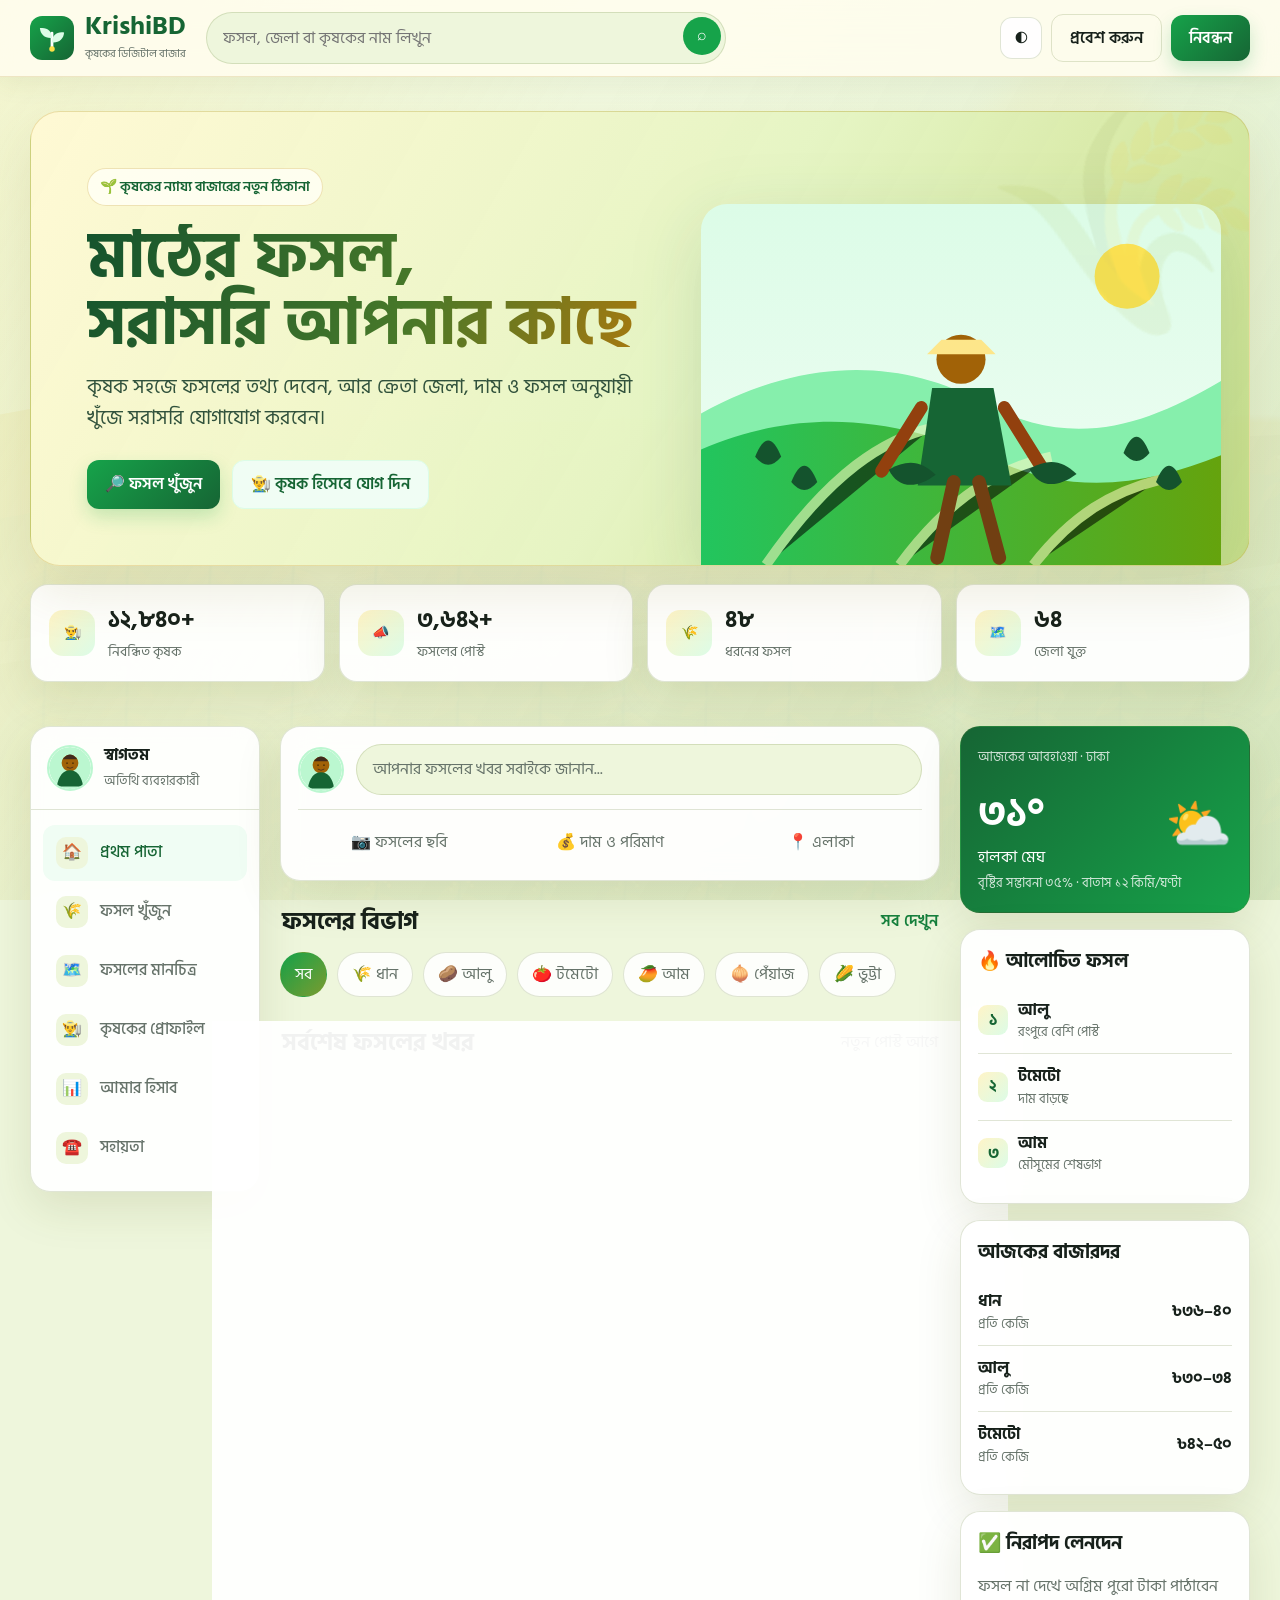
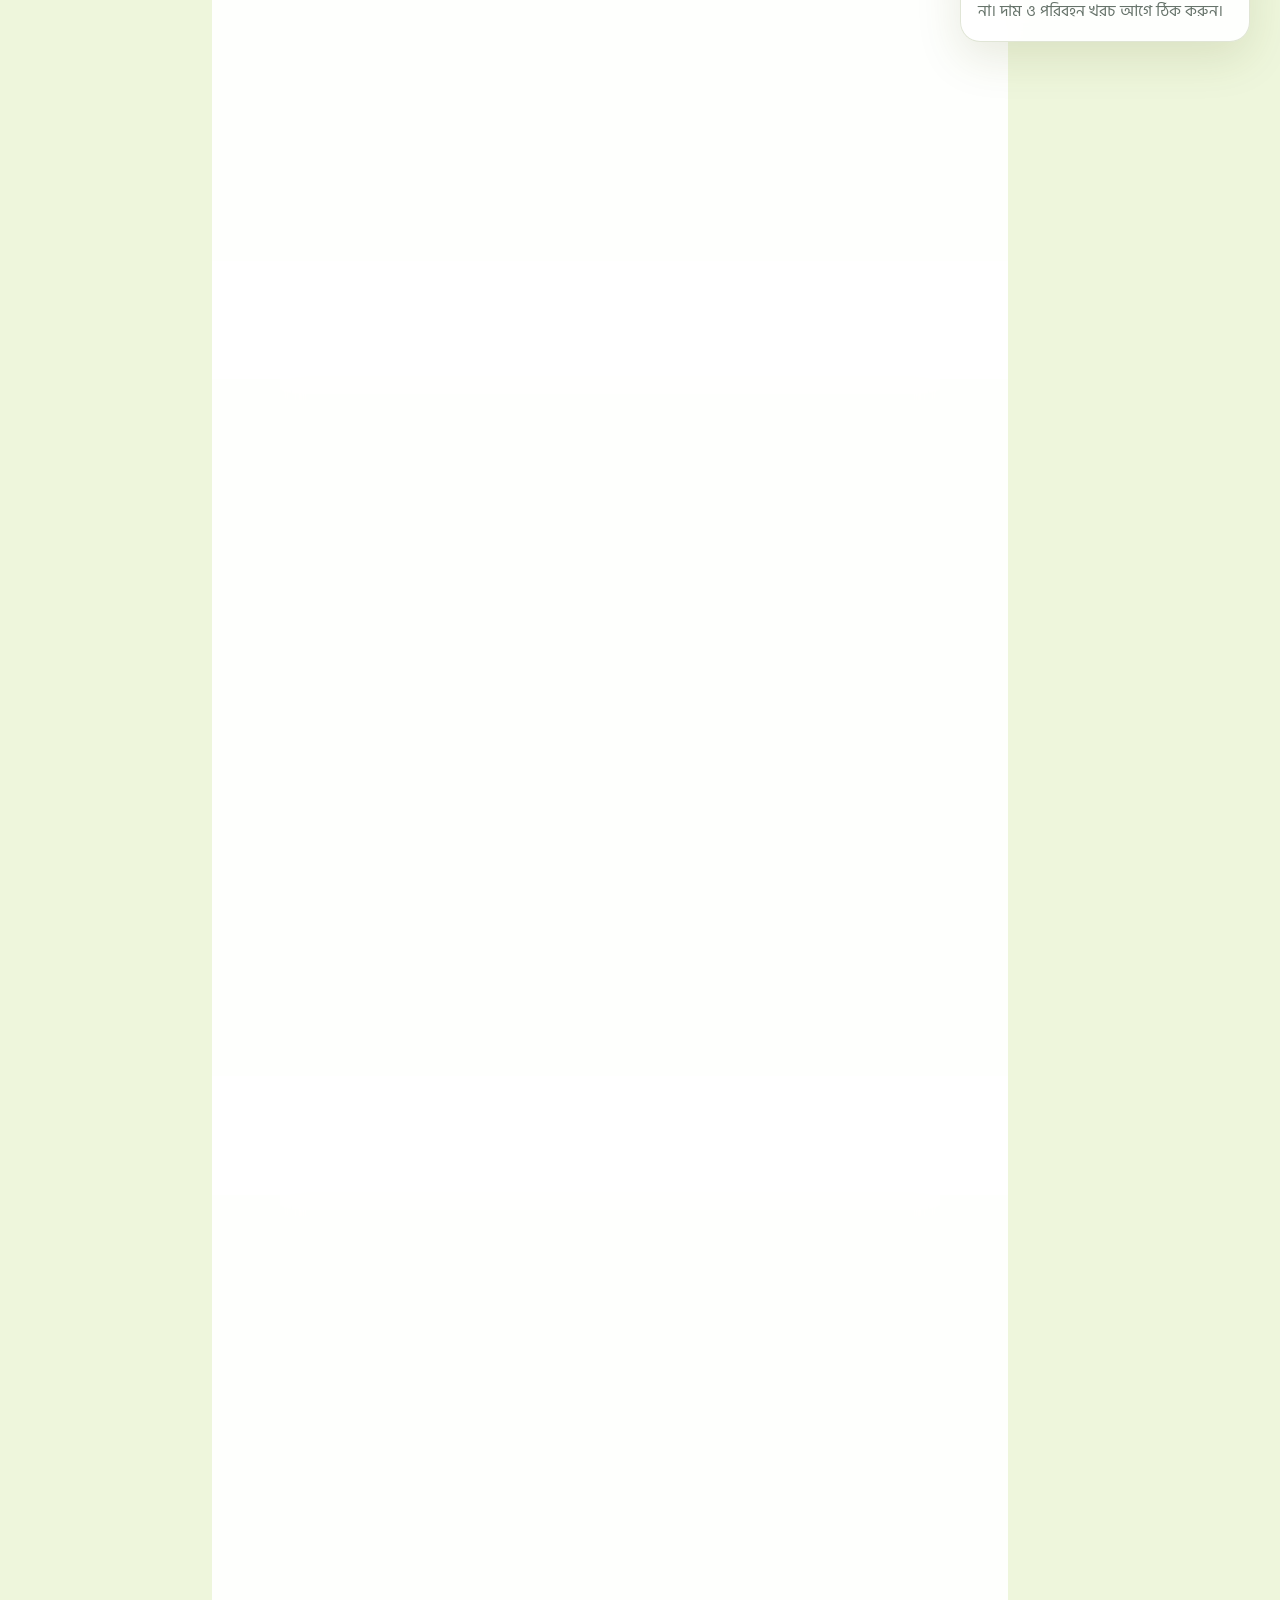
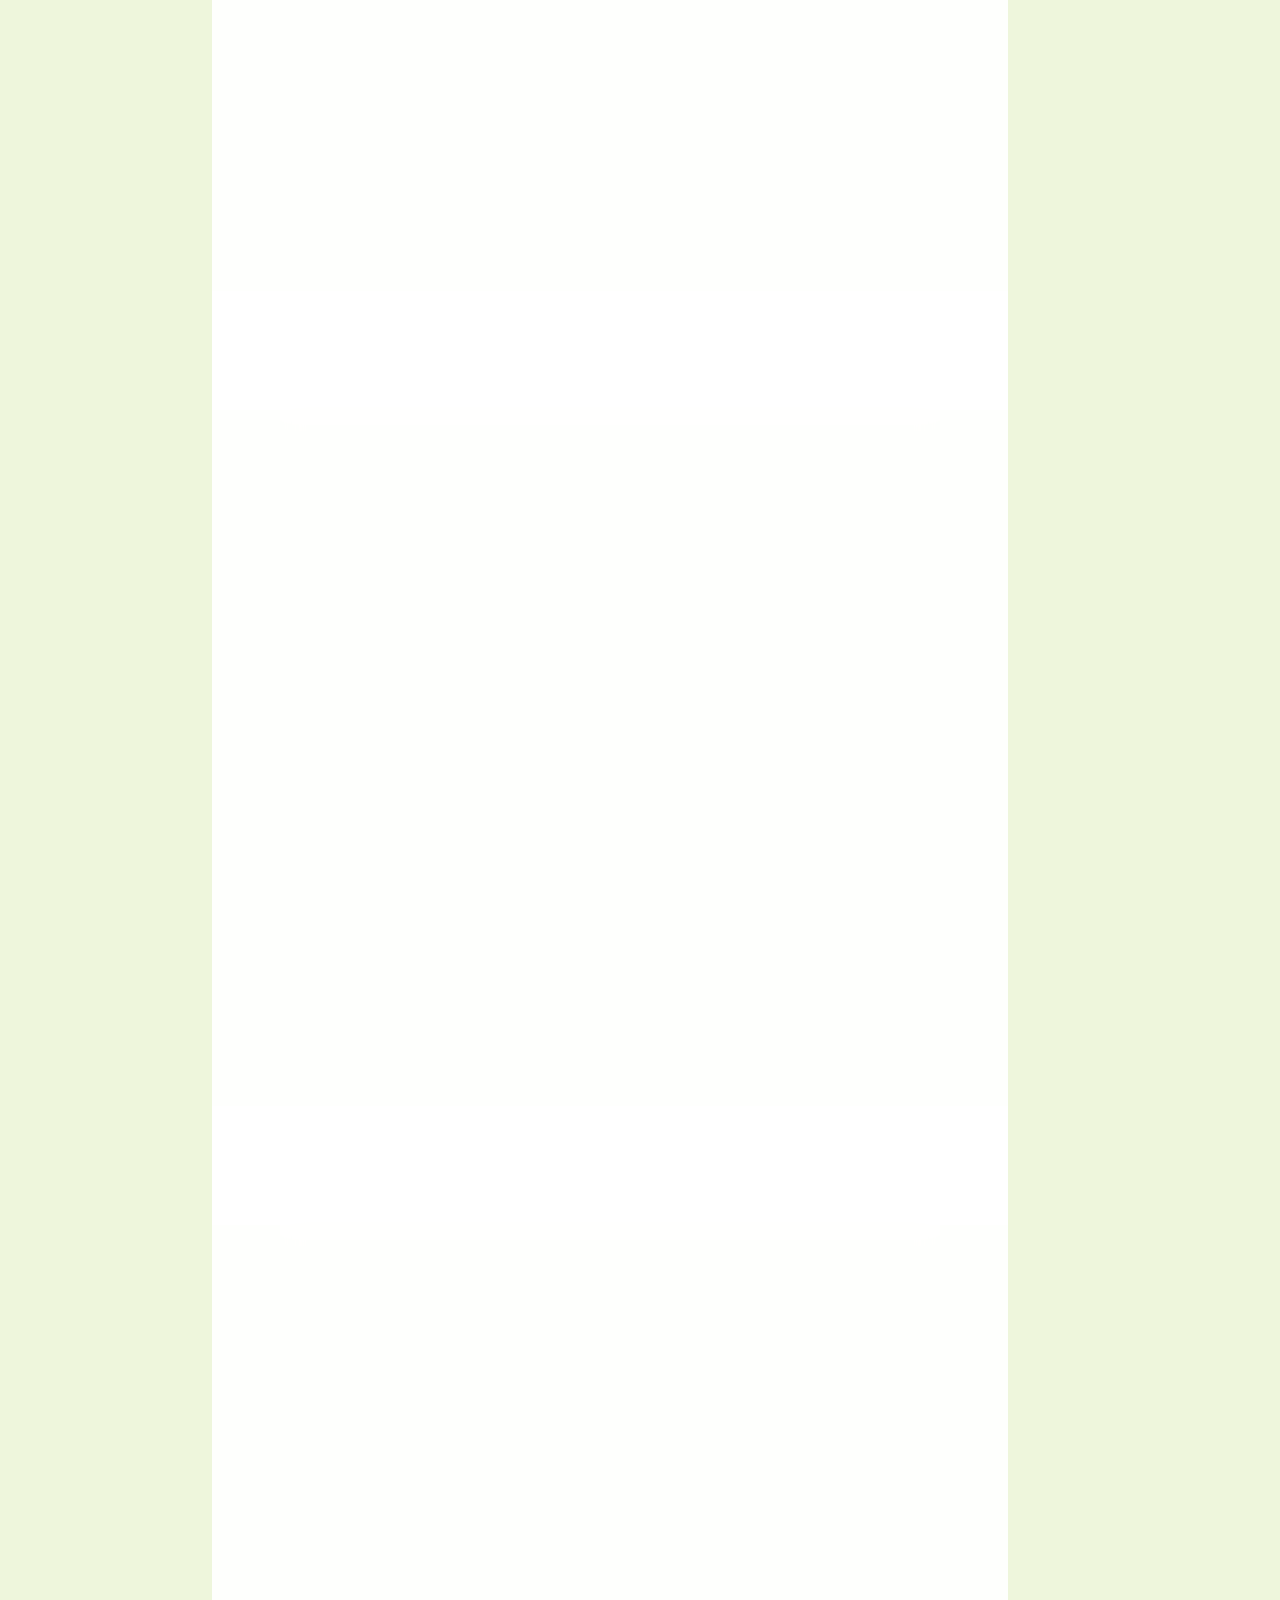
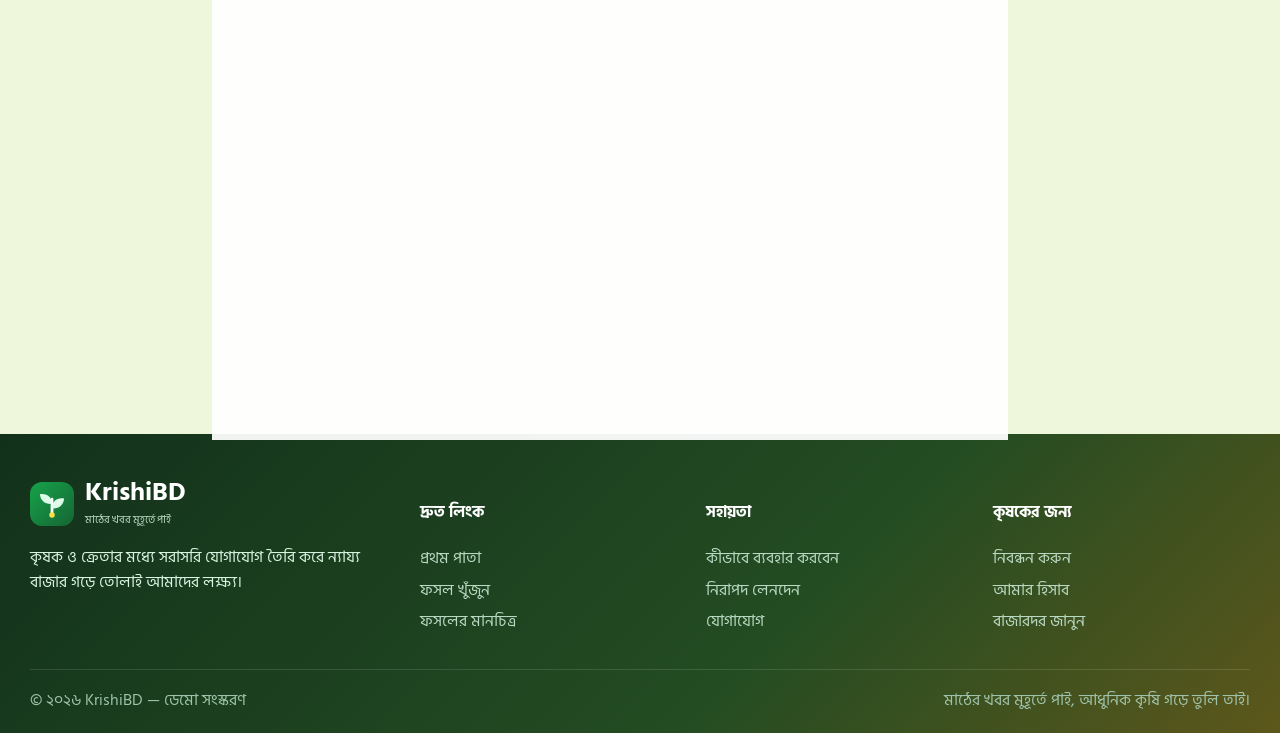
<file: index.html>
<!doctype html><html lang="bn"><head><meta charset="utf-8"><meta name="viewport" content="width=device-width,initial-scale=1"><meta name="description" content="KrishiBD কৃষক ও ক্রেতার ডিজিটাল যোগাযোগ প্ল্যাটফর্ম"><title>KrishiBD — কৃষকের ডিজিটাল বাজার</title><link rel="icon" href="assets/images/logo-mark.svg"><link rel="stylesheet" href="assets/css/style.css"></head><body><header class="topbar"><div class="container nav"><a class="brand" href="index.html"><img src="assets/images/logo-mark.svg" alt="KrishiBD লোগো"><span><strong>KrishiBD</strong><small>কৃষকের ডিজিটাল বাজার</small></span></a><form class="nav-search" id="globalSearch"><input type="search" placeholder="ফসল, জেলা বা কৃষকের নাম লিখুন"><button aria-label="খুঁজুন">⌕</button></form><div class="nav-actions"><button class="icon-btn" id="themeToggle" title="রঙ পরিবর্তন">◐</button><a class="btn btn-outline desktop-only" href="pages/login.html">প্রবেশ করুন</a><a class="btn btn-primary desktop-only" href="pages/register.html">নিবন্ধন</a><button class="icon-btn mobile-menu" id="mobileMenu">☰</button></div></div></header>
<main><section class="hero"><div class="container"><div class="hero-grid"><div class="hero-copy"><span class="eyebrow">🌱 কৃষকের ন্যায্য বাজারের নতুন ঠিকানা</span><h1>মাঠের ফসল,<br>সরাসরি আপনার কাছে</h1><p>কৃষক সহজে ফসলের তথ্য দেবেন, আর ক্রেতা জেলা, দাম ও ফসল অনুযায়ী খুঁজে সরাসরি যোগাযোগ করবেন।</p><div class="hero-actions"><a class="btn btn-primary" href="pages/search.html">🔎 ফসল খুঁজুন</a><a class="btn btn-soft" href="pages/register.html">👨‍🌾 কৃষক হিসেবে যোগ দিন</a></div></div><div class="hero-art"><img src="assets/images/hero-farm.svg" alt="বাংলাদেশের কৃষক ও মাঠ"></div></div><div class="stat-strip"><div class="stat"><span class="stat-icon">👨‍🌾</span><div><b id="statFarmers">০</b><span>নিবন্ধিত কৃষক</span></div></div><div class="stat"><span class="stat-icon">📣</span><div><b id="statPosts">০</b><span>ফসলের পোস্ট</span></div></div><div class="stat"><span class="stat-icon">🌾</span><div><b id="statCrops">০</b><span>ধরনের ফসল</span></div></div><div class="stat"><span class="stat-icon">🗺️</span><div><b id="statDistricts">০</b><span>জেলা যুক্ত</span></div></div></div></div></section>
<section><div class="container app-layout"><aside class="leftbar sidebar"><div class="card"><div class="mini-profile"><img class="avatar" src="assets/images/farmer-1.svg"><div><b>স্বাগতম</b><small>অতিথি ব্যবহারকারী</small></div></div><div class="side-card"><a class="side-link active" href="index.html"><span class="ico">🏠</span>প্রথম পাতা</a><a class="side-link" href="pages/search.html"><span class="ico">🌾</span>ফসল খুঁজুন</a><a class="side-link" href="pages/map.html"><span class="ico">🗺️</span>ফসলের মানচিত্র</a><a class="side-link" href="pages/profile.html"><span class="ico">👨‍🌾</span>কৃষকের প্রোফাইল</a><a class="side-link" href="pages/dashboard.html"><span class="ico">📊</span>আমার হিসাব</a><a class="side-link" href="pages/about.html"><span class="ico">☎️</span>সহায়তা</a></div></div></aside>
<div><div class="card create-post"><div class="create-row"><img class="avatar" src="assets/images/farmer-1.svg"><button id="createPostBtn">আপনার ফসলের খবর সবাইকে জানান...</button></div><div class="create-tools"><button class="tool-btn" id="createPostBtn2" onclick="openModal('postModal')">📷 ফসলের ছবি</button><button class="tool-btn" onclick="openModal('postModal')">💰 দাম ও পরিমাণ</button><button class="tool-btn" onclick="openModal('postModal')">📍 এলাকা</button></div></div><div class="section-head"><h2>ফসলের বিভাগ</h2><a href="pages/search.html">সব দেখুন</a></div><div class="categories"><button class="chip active" data-crop="">সব</button><button class="chip" data-crop="ধান">🌾 ধান</button><button class="chip" data-crop="আলু">🥔 আলু</button><button class="chip" data-crop="টমেটো">🍅 টমেটো</button><button class="chip" data-crop="আম">🥭 আম</button><button class="chip" data-crop="পেঁয়াজ">🧅 পেঁয়াজ</button><button class="chip" data-crop="ভুট্টা">🌽 ভুট্টা</button></div><div class="section-head"><h2>সর্বশেষ ফসলের খবর</h2><span style="color:var(--muted)">নতুন পোস্ট আগে</span></div><div id="feed"></div></div>
<aside class="rightbar sidebar"><div class="right-stack"><div class="card widget weather"><small>আজকের আবহাওয়া · ঢাকা</small><div class="weather-main"><div><div class="weather-temp">৩১°</div><span>হালকা মেঘ</span></div><div style="font-size:54px">⛅</div></div><small>বৃষ্টির সম্ভাবনা ৩৫% · বাতাস ১২ কিমি/ঘণ্টা</small></div><div class="card widget"><h3>🔥 আলোচিত ফসল</h3><div class="trend-row"><span class="trend-num">১</span><div class="row-grow"><b>আলু</b><small>রংপুরে বেশি পোস্ট</small></div></div><div class="trend-row"><span class="trend-num">২</span><div class="row-grow"><b>টমেটো</b><small>দাম বাড়ছে</small></div></div><div class="trend-row"><span class="trend-num">৩</span><div class="row-grow"><b>আম</b><small>মৌসুমের শেষভাগ</small></div></div></div><div class="card widget"><h3>আজকের বাজারদর</h3><div class="market-row"><div class="row-grow"><b>ধান</b><small>প্রতি কেজি</small></div><b>৳৩৬–৪০</b></div><div class="market-row"><div class="row-grow"><b>আলু</b><small>প্রতি কেজি</small></div><b>৳৩০–৩৪</b></div><div class="market-row"><div class="row-grow"><b>টমেটো</b><small>প্রতি কেজি</small></div><b>৳৪২–৫০</b></div></div><div class="card widget"><h3>✅ নিরাপদ লেনদেন</h3><p style="color:var(--muted);margin-bottom:0">ফসল না দেখে অগ্রিম পুরো টাকা পাঠাবেন না। দাম ও পরিবহন খরচ আগে ঠিক করুন।</p></div></div></aside></div></section></main>
<div class="modal" id="postModal"><div class="modal-card"><div class="modal-head"><h2>ফসলের খবর দিন</h2><button class="close" onclick="closeModal('postModal')">✕</button></div><form id="demoPostForm"><div class="field"><label>ফসলের নাম</label><input required placeholder="যেমন: আলু"></div><div class="form-grid"><div class="field"><label>পরিমাণ</label><input required placeholder="যেমন: ৫০০ কেজি"></div><div class="field"><label>দাম</label><input required type="number" placeholder="প্রতি কেজি"></div></div><div class="field"><label>ফসলের বিস্তারিত</label><textarea rows="3" placeholder="ফসলের মান, জাত ও সংগ্রহের তারিখ লিখুন"></textarea></div><button class="btn btn-primary" style="width:100%">পোস্ট করুন</button></form></div></div><div class="modal" id="contactModal"><div class="modal-card"><div class="modal-head"><h2>কৃষকের সঙ্গে যোগাযোগ</h2><button class="close" onclick="closeModal('contactModal')">✕</button></div><p>কৃষকের নাম: <b id="contactName"></b></p><p>মোবাইল নম্বর: <b id="contactPhone"></b></p><div class="auth-note">কথা বলার আগে ফসলের পরিমাণ, দাম, পরিবহন ও পরিশোধের নিয়ম পরিষ্কারভাবে জেনে নিন।</div><a class="btn btn-primary" id="callLink" style="width:100%;margin-top:15px">📞 এখন কল করুন</a></div></div>
<div class="modal" id="menuModal"><div class="modal-card"><div class="modal-head"><h2>মেনু</h2><button class="close" onclick="closeModal('menuModal')">✕</button></div><a class="side-link" href="index.html">🏠 প্রথম পাতা</a><a class="side-link" href="pages/search.html">🌾 ফসল খুঁজুন</a><a class="side-link" href="pages/map.html">🗺️ ফসলের মানচিত্র</a><a class="side-link" href="pages/profile.html">👨‍🌾 কৃষকের প্রোফাইল</a><a class="side-link" href="pages/about.html">ℹ️ আমাদের সম্পর্কে</a><a class="btn btn-primary" style="width:100%;margin-top:10px" href="pages/register.html">কৃষক হিসেবে নিবন্ধন</a></div></div>
<div class="toast"></div><footer class="footer"><div class="container"><div class="footer-grid"><div><div class="brand"><img src="assets/images/logo-mark.svg" alt=""><span><strong style="color:#fff">KrishiBD</strong><small style="color:#b8d8c1">মাঠের খবর মুহূর্তে পাই</small></span></div><p>কৃষক ও ক্রেতার মধ্যে সরাসরি যোগাযোগ তৈরি করে ন্যায্য বাজার গড়ে তোলাই আমাদের লক্ষ্য।</p></div><div><h4>দ্রুত লিংক</h4><a href="index.html">প্রথম পাতা</a><a href="pages/search.html">ফসল খুঁজুন</a><a href="pages/map.html">ফসলের মানচিত্র</a></div><div><h4>সহায়তা</h4><a href="pages/about.html">কীভাবে ব্যবহার করবেন</a><a href="pages/about.html#safety">নিরাপদ লেনদেন</a><a href="pages/about.html#contact">যোগাযোগ</a></div><div><h4>কৃষকের জন্য</h4><a href="pages/register.html">নিবন্ধন করুন</a><a href="pages/dashboard.html">আমার হিসাব</a><a href="#">বাজারদর জানুন</a></div></div><div class="footer-bottom"><span>© ২০২৬ KrishiBD — ডেমো সংস্করণ</span><span>মাঠের খবর মুহূর্তে পাই, আধুনিক কৃষি গড়ে তুলি তাই।</span></div></div></footer><script src="assets/js/data.js"></script><script src="assets/js/app.js"></script><script src="assets/js/home.js"></script></body></html>
</file>
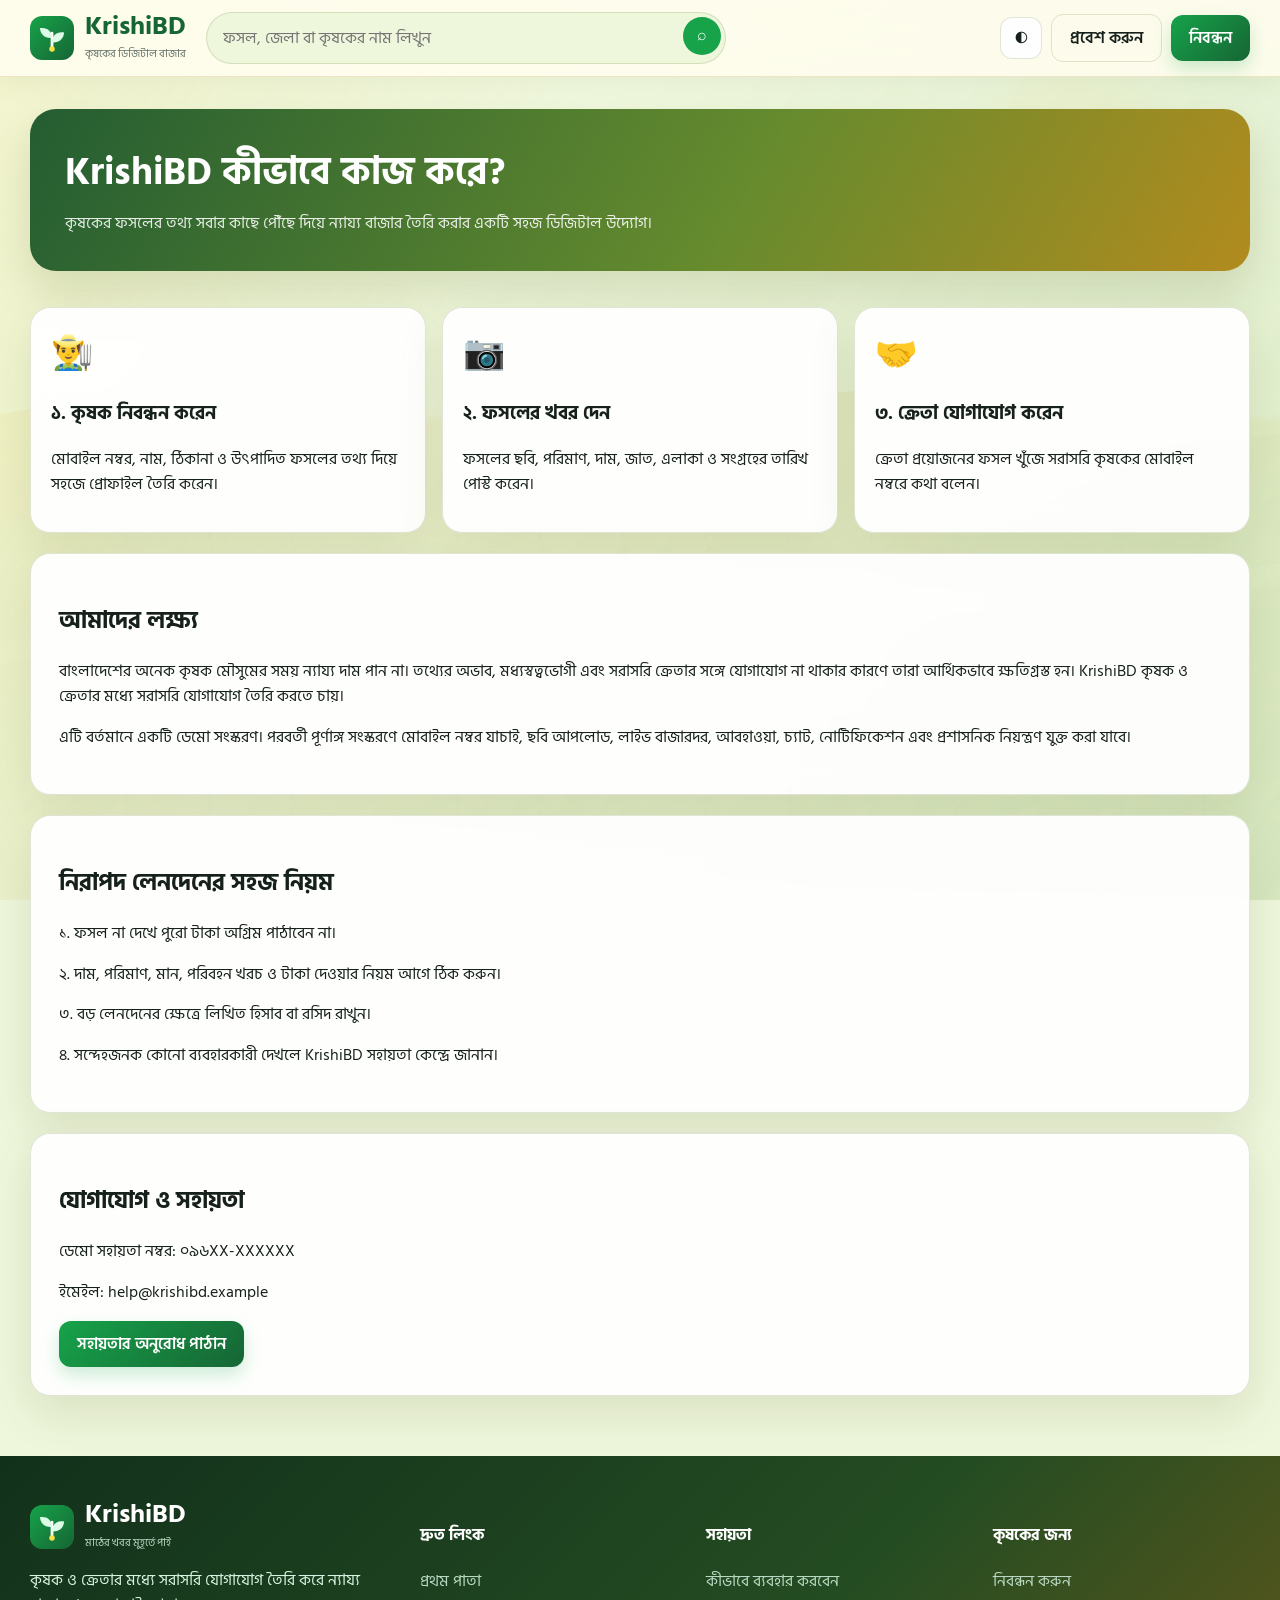
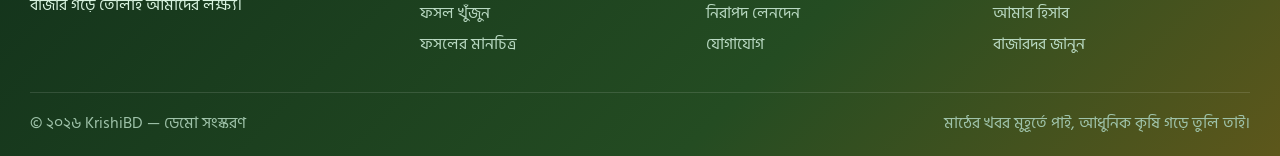
<file: pages/about.html>
<!doctype html><html lang="bn"><head><meta charset="utf-8"><meta name="viewport" content="width=device-width,initial-scale=1"><title>আমাদের সম্পর্কে — KrishiBD</title><link rel="stylesheet" href="../assets/css/style.css"></head><body><header class="topbar"><div class="container nav"><a class="brand" href="../index.html"><img src="../assets/images/logo-mark.svg" alt="KrishiBD লোগো"><span><strong>KrishiBD</strong><small>কৃষকের ডিজিটাল বাজার</small></span></a><form class="nav-search" id="globalSearch"><input type="search" placeholder="ফসল, জেলা বা কৃষকের নাম লিখুন"><button aria-label="খুঁজুন">⌕</button></form><div class="nav-actions"><button class="icon-btn" id="themeToggle" title="রঙ পরিবর্তন">◐</button><a class="btn btn-outline desktop-only" href="../pages/login.html">প্রবেশ করুন</a><a class="btn btn-primary desktop-only" href="../pages/register.html">নিবন্ধন</a><button class="icon-btn mobile-menu" id="mobileMenu">☰</button></div></div></header><main><section class="page-hero"><div class="container"><div class="page-hero-inner"><h1>KrishiBD কীভাবে কাজ করে?</h1><p>কৃষকের ফসলের তথ্য সবার কাছে পৌঁছে দিয়ে ন্যায্য বাজার তৈরি করার একটি সহজ ডিজিটাল উদ্যোগ।</p></div></div></section><section class="container content-section"><div class="feature-grid"><article class="card feature"><div class="big-ico">👨‍🌾</div><h3>১. কৃষক নিবন্ধন করেন</h3><p>মোবাইল নম্বর, নাম, ঠিকানা ও উৎপাদিত ফসলের তথ্য দিয়ে সহজে প্রোফাইল তৈরি করেন।</p></article><article class="card feature"><div class="big-ico">📷</div><h3>২. ফসলের খবর দেন</h3><p>ফসলের ছবি, পরিমাণ, দাম, জাত, এলাকা ও সংগ্রহের তারিখ পোস্ট করেন।</p></article><article class="card feature"><div class="big-ico">🤝</div><h3>৩. ক্রেতা যোগাযোগ করেন</h3><p>ক্রেতা প্রয়োজনের ফসল খুঁজে সরাসরি কৃষকের মোবাইল নম্বরে কথা বলেন।</p></article></div><article class="card content-card" style="margin-top:20px"><h2>আমাদের লক্ষ্য</h2><p>বাংলাদেশের অনেক কৃষক মৌসুমের সময় ন্যায্য দাম পান না। তথ্যের অভাব, মধ্যস্বত্বভোগী এবং সরাসরি ক্রেতার সঙ্গে যোগাযোগ না থাকার কারণে তারা আর্থিকভাবে ক্ষতিগ্রস্ত হন। KrishiBD কৃষক ও ক্রেতার মধ্যে সরাসরি যোগাযোগ তৈরি করতে চায়।</p><p>এটি বর্তমানে একটি ডেমো সংস্করণ। পরবর্তী পূর্ণাঙ্গ সংস্করণে মোবাইল নম্বর যাচাই, ছবি আপলোড, লাইভ বাজারদর, আবহাওয়া, চ্যাট, নোটিফিকেশন এবং প্রশাসনিক নিয়ন্ত্রণ যুক্ত করা যাবে।</p></article><article class="card content-card" id="safety" style="margin-top:20px"><h2>নিরাপদ লেনদেনের সহজ নিয়ম</h2><p>১. ফসল না দেখে পুরো টাকা অগ্রিম পাঠাবেন না।</p><p>২. দাম, পরিমাণ, মান, পরিবহন খরচ ও টাকা দেওয়ার নিয়ম আগে ঠিক করুন।</p><p>৩. বড় লেনদেনের ক্ষেত্রে লিখিত হিসাব বা রসিদ রাখুন।</p><p>৪. সন্দেহজনক কোনো ব্যবহারকারী দেখলে KrishiBD সহায়তা কেন্দ্রে জানান।</p></article><article class="card content-card" id="contact" style="margin-top:20px"><h2>যোগাযোগ ও সহায়তা</h2><p>ডেমো সহায়তা নম্বর: ০৯৬XX-XXXXXX</p><p>ইমেইল: help@krishibd.example</p><button class="btn btn-primary" onclick="toast('আপনার বার্তা গ্রহণ করা হয়েছে')">সহায়তার অনুরোধ পাঠান</button></article></section></main><div class="modal" id="contactModal"><div class="modal-card"><div class="modal-head"><h2>কৃষকের সঙ্গে যোগাযোগ</h2><button class="close" onclick="closeModal('contactModal')">✕</button></div><p>কৃষকের নাম: <b id="contactName"></b></p><p>মোবাইল নম্বর: <b id="contactPhone"></b></p><div class="auth-note">কথা বলার আগে ফসলের পরিমাণ, দাম, পরিবহন ও পরিশোধের নিয়ম পরিষ্কারভাবে জেনে নিন।</div><a class="btn btn-primary" id="callLink" style="width:100%;margin-top:15px">📞 এখন কল করুন</a></div></div>
<div class="modal" id="menuModal"><div class="modal-card"><div class="modal-head"><h2>মেনু</h2><button class="close" onclick="closeModal('menuModal')">✕</button></div><a class="side-link" href="../index.html">🏠 প্রথম পাতা</a><a class="side-link" href="../pages/search.html">🌾 ফসল খুঁজুন</a><a class="side-link" href="../pages/map.html">🗺️ ফসলের মানচিত্র</a><a class="side-link" href="../pages/profile.html">👨‍🌾 কৃষকের প্রোফাইল</a><a class="side-link" href="../pages/about.html">ℹ️ আমাদের সম্পর্কে</a><a class="btn btn-primary" style="width:100%;margin-top:10px" href="../pages/register.html">কৃষক হিসেবে নিবন্ধন</a></div></div>
<div class="toast"></div><footer class="footer"><div class="container"><div class="footer-grid"><div><div class="brand"><img src="../assets/images/logo-mark.svg" alt=""><span><strong style="color:#fff">KrishiBD</strong><small style="color:#b8d8c1">মাঠের খবর মুহূর্তে পাই</small></span></div><p>কৃষক ও ক্রেতার মধ্যে সরাসরি যোগাযোগ তৈরি করে ন্যায্য বাজার গড়ে তোলাই আমাদের লক্ষ্য।</p></div><div><h4>দ্রুত লিংক</h4><a href="../index.html">প্রথম পাতা</a><a href="../pages/search.html">ফসল খুঁজুন</a><a href="../pages/map.html">ফসলের মানচিত্র</a></div><div><h4>সহায়তা</h4><a href="../pages/about.html">কীভাবে ব্যবহার করবেন</a><a href="../pages/about.html#safety">নিরাপদ লেনদেন</a><a href="../pages/about.html#contact">যোগাযোগ</a></div><div><h4>কৃষকের জন্য</h4><a href="../pages/register.html">নিবন্ধন করুন</a><a href="../pages/dashboard.html">আমার হিসাব</a><a href="#">বাজারদর জানুন</a></div></div><div class="footer-bottom"><span>© ২০২৬ KrishiBD — ডেমো সংস্করণ</span><span>মাঠের খবর মুহূর্তে পাই, আধুনিক কৃষি গড়ে তুলি তাই।</span></div></div></footer><script src="../assets/js/data.js"></script><script src="../assets/js/app.js"></script></body></html>
</file>
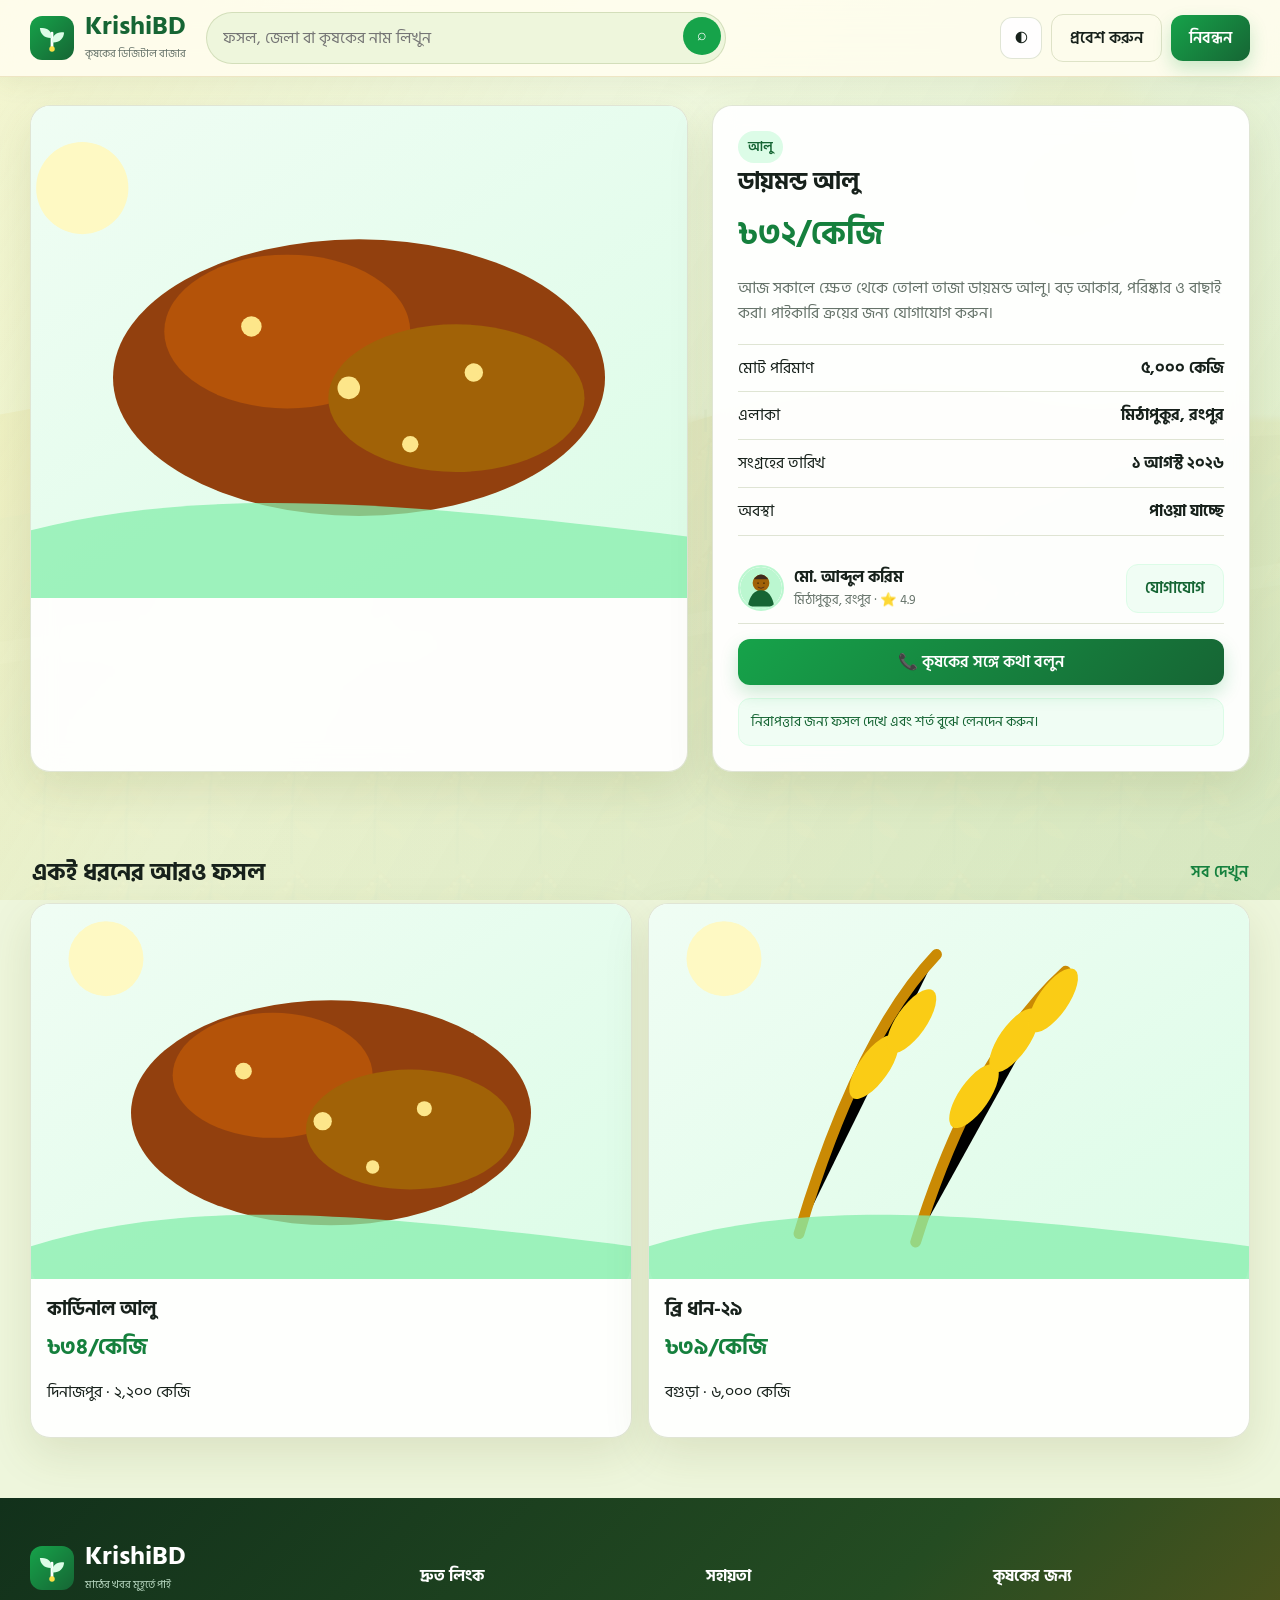
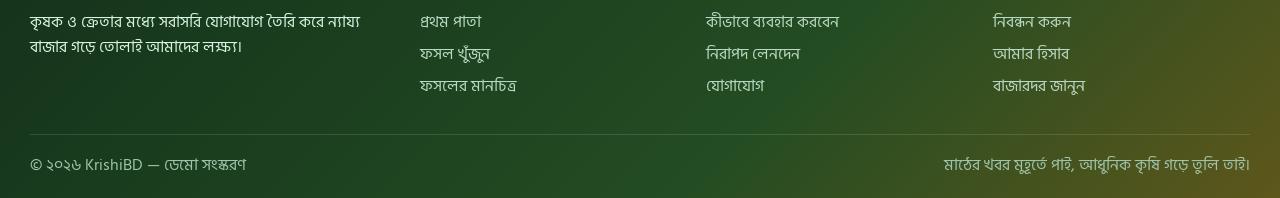
<file: pages/crop-details.html>
<!doctype html><html lang="bn"><head><meta charset="utf-8"><meta name="viewport" content="width=device-width,initial-scale=1"><title>ফসলের বিস্তারিত — KrishiBD</title><link rel="stylesheet" href="../assets/css/style.css"></head><body><header class="topbar"><div class="container nav"><a class="brand" href="../index.html"><img src="../assets/images/logo-mark.svg" alt="KrishiBD লোগো"><span><strong>KrishiBD</strong><small>কৃষকের ডিজিটাল বাজার</small></span></a><form class="nav-search" id="globalSearch"><input type="search" placeholder="ফসল, জেলা বা কৃষকের নাম লিখুন"><button aria-label="খুঁজুন">⌕</button></form><div class="nav-actions"><button class="icon-btn" id="themeToggle" title="রঙ পরিবর্তন">◐</button><a class="btn btn-outline desktop-only" href="../pages/login.html">প্রবেশ করুন</a><a class="btn btn-primary desktop-only" href="../pages/register.html">নিবন্ধন</a><button class="icon-btn mobile-menu" id="mobileMenu">☰</button></div></div></header><main class="container"><div class="detail-grid"><section class="card detail-image"><img id="detailImage" alt="ফসল"></section><section class="card detail-panel"><span class="badge badge-success" id="detailCrop"></span><h1 id="detailTitle"></h1><div class="detail-price" id="detailPrice"></div><p id="detailDesc" style="color:var(--muted)"></p><div class="detail-table" id="detailRows"></div><div class="farmer-row" id="farmerMini"></div><button class="btn btn-primary contact" data-farmer="farmer-001" style="width:100%;margin-top:15px">📞 কৃষকের সঙ্গে কথা বলুন</button><div class="auth-note" style="margin-top:13px">নিরাপত্তার জন্য ফসল দেখে এবং শর্ত বুঝে লেনদেন করুন।</div></section></div><div class="section-head"><h2>একই ধরনের আরও ফসল</h2><a href="search.html">সব দেখুন</a></div><div class="results-grid" style="margin-bottom:60px" id="similar"><article class="card crop-card"><img src="../assets/images/crop-potato.svg"><div class="crop-card-body"><h3>কার্ডিনাল আলু</h3><div class="price">৳৩৪/কেজি</div><p>দিনাজপুর · ২,২০০ কেজি</p></div></article><article class="card crop-card"><img src="../assets/images/crop-rice.svg"><div class="crop-card-body"><h3>ব্রি ধান-২৯</h3><div class="price">৳৩৯/কেজি</div><p>বগুড়া · ৬,০০০ কেজি</p></div></article></div></main><div class="modal" id="contactModal"><div class="modal-card"><div class="modal-head"><h2>কৃষকের সঙ্গে যোগাযোগ</h2><button class="close" onclick="closeModal('contactModal')">✕</button></div><p>কৃষকের নাম: <b id="contactName"></b></p><p>মোবাইল নম্বর: <b id="contactPhone"></b></p><div class="auth-note">কথা বলার আগে ফসলের পরিমাণ, দাম, পরিবহন ও পরিশোধের নিয়ম পরিষ্কারভাবে জেনে নিন।</div><a class="btn btn-primary" id="callLink" style="width:100%;margin-top:15px">📞 এখন কল করুন</a></div></div>
<div class="modal" id="menuModal"><div class="modal-card"><div class="modal-head"><h2>মেনু</h2><button class="close" onclick="closeModal('menuModal')">✕</button></div><a class="side-link" href="../index.html">🏠 প্রথম পাতা</a><a class="side-link" href="../pages/search.html">🌾 ফসল খুঁজুন</a><a class="side-link" href="../pages/map.html">🗺️ ফসলের মানচিত্র</a><a class="side-link" href="../pages/profile.html">👨‍🌾 কৃষকের প্রোফাইল</a><a class="side-link" href="../pages/about.html">ℹ️ আমাদের সম্পর্কে</a><a class="btn btn-primary" style="width:100%;margin-top:10px" href="../pages/register.html">কৃষক হিসেবে নিবন্ধন</a></div></div>
<div class="toast"></div><footer class="footer"><div class="container"><div class="footer-grid"><div><div class="brand"><img src="../assets/images/logo-mark.svg" alt=""><span><strong style="color:#fff">KrishiBD</strong><small style="color:#b8d8c1">মাঠের খবর মুহূর্তে পাই</small></span></div><p>কৃষক ও ক্রেতার মধ্যে সরাসরি যোগাযোগ তৈরি করে ন্যায্য বাজার গড়ে তোলাই আমাদের লক্ষ্য।</p></div><div><h4>দ্রুত লিংক</h4><a href="../index.html">প্রথম পাতা</a><a href="../pages/search.html">ফসল খুঁজুন</a><a href="../pages/map.html">ফসলের মানচিত্র</a></div><div><h4>সহায়তা</h4><a href="../pages/about.html">কীভাবে ব্যবহার করবেন</a><a href="../pages/about.html#safety">নিরাপদ লেনদেন</a><a href="../pages/about.html#contact">যোগাযোগ</a></div><div><h4>কৃষকের জন্য</h4><a href="../pages/register.html">নিবন্ধন করুন</a><a href="../pages/dashboard.html">আমার হিসাব</a><a href="#">বাজারদর জানুন</a></div></div><div class="footer-bottom"><span>© ২০২৬ KrishiBD — ডেমো সংস্করণ</span><span>মাঠের খবর মুহূর্তে পাই, আধুনিক কৃষি গড়ে তুলি তাই।</span></div></div></footer><script src="../assets/js/data.js"></script><script src="../assets/js/app.js"></script><script src="../assets/js/details.js"></script></body></html>
</file>
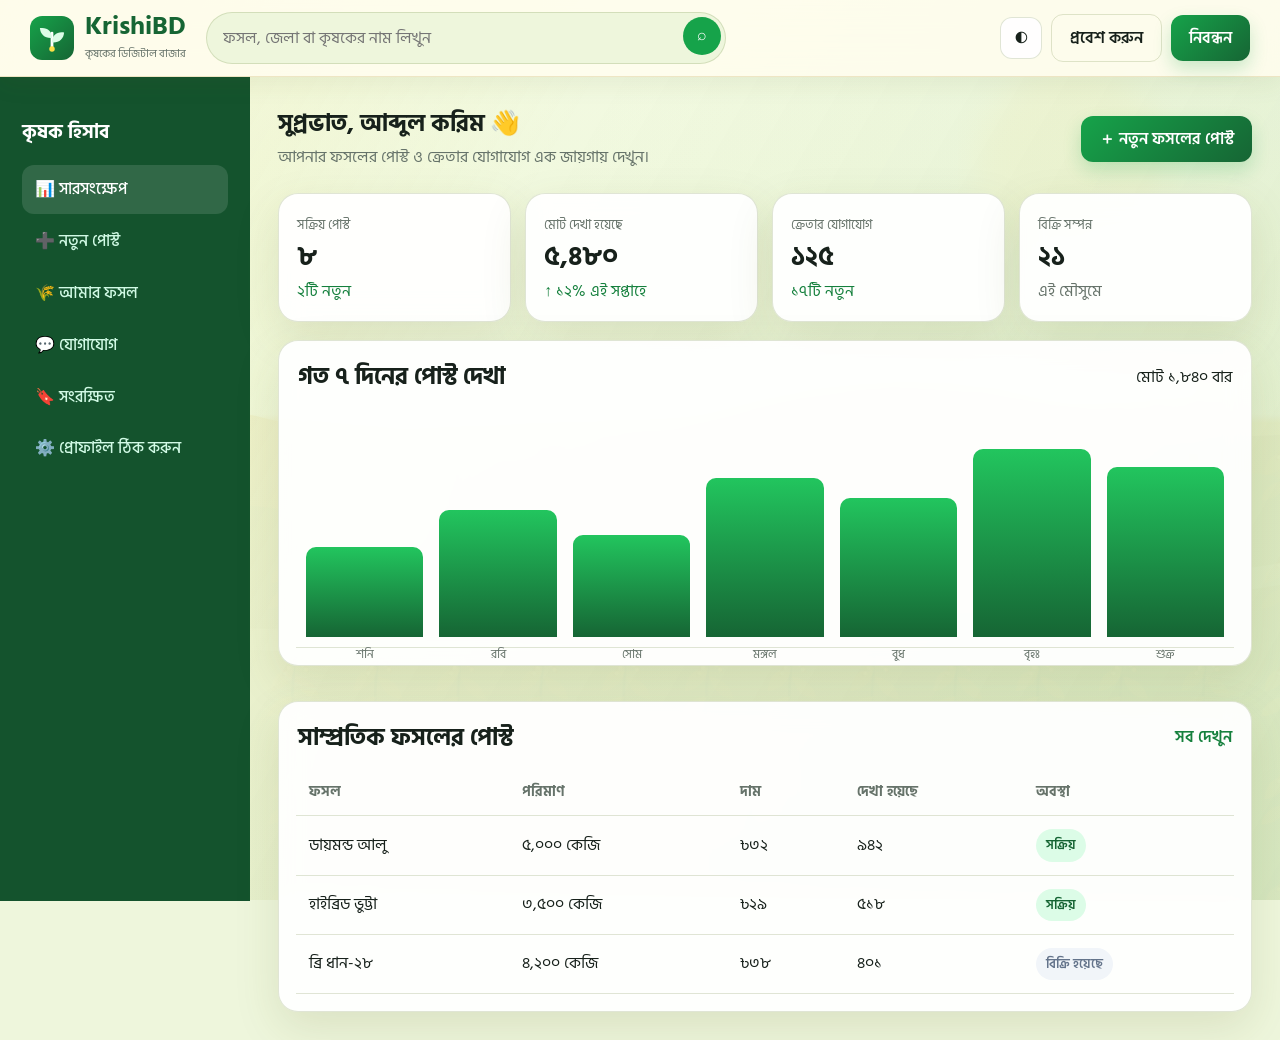
<file: pages/dashboard.html>
<!doctype html><html lang="bn"><head><meta charset="utf-8"><meta name="viewport" content="width=device-width,initial-scale=1"><title>কৃষক হিসাব — KrishiBD</title><link rel="stylesheet" href="../assets/css/style.css"></head><body><header class="topbar"><div class="container nav"><a class="brand" href="../index.html"><img src="../assets/images/logo-mark.svg" alt="KrishiBD লোগো"><span><strong>KrishiBD</strong><small>কৃষকের ডিজিটাল বাজার</small></span></a><form class="nav-search" id="globalSearch"><input type="search" placeholder="ফসল, জেলা বা কৃষকের নাম লিখুন"><button aria-label="খুঁজুন">⌕</button></form><div class="nav-actions"><button class="icon-btn" id="themeToggle" title="রঙ পরিবর্তন">◐</button><a class="btn btn-outline desktop-only" href="../pages/login.html">প্রবেশ করুন</a><a class="btn btn-primary desktop-only" href="../pages/register.html">নিবন্ধন</a><button class="icon-btn mobile-menu" id="mobileMenu">☰</button></div></div></header><main class="dashboard"><aside class="dash-side"><h3>কৃষক হিসাব</h3><a class="side-link active" href="#">📊 সারসংক্ষেপ</a><a class="side-link" href="#">➕ নতুন পোস্ট</a><a class="side-link" href="#">🌾 আমার ফসল</a><a class="side-link" href="#">💬 যোগাযোগ</a><a class="side-link" href="#">🔖 সংরক্ষিত</a><a class="side-link" href="#">⚙️ প্রোফাইল ঠিক করুন</a></aside><section class="dash-main"><div class="dash-head"><div><h1 style="margin:0">সুপ্রভাত, আব্দুল করিম 👋</h1><p style="margin:3px 0;color:var(--muted)">আপনার ফসলের পোস্ট ও ক্রেতার যোগাযোগ এক জায়গায় দেখুন।</p></div><button class="btn btn-primary" onclick="openModal('postModal')">＋ নতুন ফসলের পোস্ট</button></div><div class="dash-cards"><div class="card dash-card"><small>সক্রিয় পোস্ট</small><b>৮</b><span style="color:var(--green-700)">২টি নতুন</span></div><div class="card dash-card"><small>মোট দেখা হয়েছে</small><b>৫,৪৮০</b><span style="color:var(--green-700)">↑ ১২% এই সপ্তাহে</span></div><div class="card dash-card"><small>ক্রেতার যোগাযোগ</small><b>১২৫</b><span style="color:var(--green-700)">১৭টি নতুন</span></div><div class="card dash-card"><small>বিক্রি সম্পন্ন</small><b>২১</b><span style="color:var(--muted)">এই মৌসুমে</span></div></div><div class="card widget" style="margin-top:18px"><div class="section-head" style="margin-top:0"><h2>গত ৭ দিনের পোস্ট দেখা</h2><span>মোট ১,৮৪০ বার</span></div><div class="chart"><div class="bar" style="height:44%"><span>শনি</span></div><div class="bar" style="height:62%"><span>রবি</span></div><div class="bar" style="height:50%"><span>সোম</span></div><div class="bar" style="height:78%"><span>মঙ্গল</span></div><div class="bar" style="height:68%"><span>বুধ</span></div><div class="bar" style="height:92%"><span>বৃহঃ</span></div><div class="bar" style="height:83%"><span>শুক্র</span></div></div></div><div class="card widget" style="margin-top:35px"><div class="section-head" style="margin-top:0"><h2>সাম্প্রতিক ফসলের পোস্ট</h2><a href="#">সব দেখুন</a></div><div class="table-wrap"><table class="data-table"><thead><tr><th>ফসল</th><th>পরিমাণ</th><th>দাম</th><th>দেখা হয়েছে</th><th>অবস্থা</th></tr></thead><tbody><tr><td>ডায়মন্ড আলু</td><td>৫,০০০ কেজি</td><td>৳৩২</td><td>৯৪২</td><td><span class="badge badge-success">সক্রিয়</span></td></tr><tr><td>হাইব্রিড ভুট্টা</td><td>৩,৫০০ কেজি</td><td>৳২৯</td><td>৫১৮</td><td><span class="badge badge-success">সক্রিয়</span></td></tr><tr><td>ব্রি ধান-২৮</td><td>৪,২০০ কেজি</td><td>৳৩৮</td><td>৪০১</td><td><span class="badge badge-muted">বিক্রি হয়েছে</span></td></tr></tbody></table></div></div></section></main><div class="modal" id="postModal"><div class="modal-card"><div class="modal-head"><h2>নতুন ফসলের পোস্ট</h2><button class="close" onclick="closeModal('postModal')">✕</button></div><form id="demoPostForm"><div class="field"><label>ফসলের নাম</label><input required></div><div class="form-grid"><div class="field"><label>পরিমাণ</label><input required></div><div class="field"><label>প্রতি কেজি দাম</label><input type="number" required></div></div><div class="field"><label>বিস্তারিত</label><textarea rows="4"></textarea></div><button class="btn btn-primary" style="width:100%">পোস্ট করুন</button></form></div></div><div class="modal" id="contactModal"><div class="modal-card"><div class="modal-head"><h2>কৃষকের সঙ্গে যোগাযোগ</h2><button class="close" onclick="closeModal('contactModal')">✕</button></div><p>কৃষকের নাম: <b id="contactName"></b></p><p>মোবাইল নম্বর: <b id="contactPhone"></b></p><div class="auth-note">কথা বলার আগে ফসলের পরিমাণ, দাম, পরিবহন ও পরিশোধের নিয়ম পরিষ্কারভাবে জেনে নিন।</div><a class="btn btn-primary" id="callLink" style="width:100%;margin-top:15px">📞 এখন কল করুন</a></div></div>
<div class="modal" id="menuModal"><div class="modal-card"><div class="modal-head"><h2>মেনু</h2><button class="close" onclick="closeModal('menuModal')">✕</button></div><a class="side-link" href="../index.html">🏠 প্রথম পাতা</a><a class="side-link" href="../pages/search.html">🌾 ফসল খুঁজুন</a><a class="side-link" href="../pages/map.html">🗺️ ফসলের মানচিত্র</a><a class="side-link" href="../pages/profile.html">👨‍🌾 কৃষকের প্রোফাইল</a><a class="side-link" href="../pages/about.html">ℹ️ আমাদের সম্পর্কে</a><a class="btn btn-primary" style="width:100%;margin-top:10px" href="../pages/register.html">কৃষক হিসেবে নিবন্ধন</a></div></div>
<div class="toast"></div><script src="../assets/js/data.js"></script><script src="../assets/js/app.js"></script></body></html>
</file>
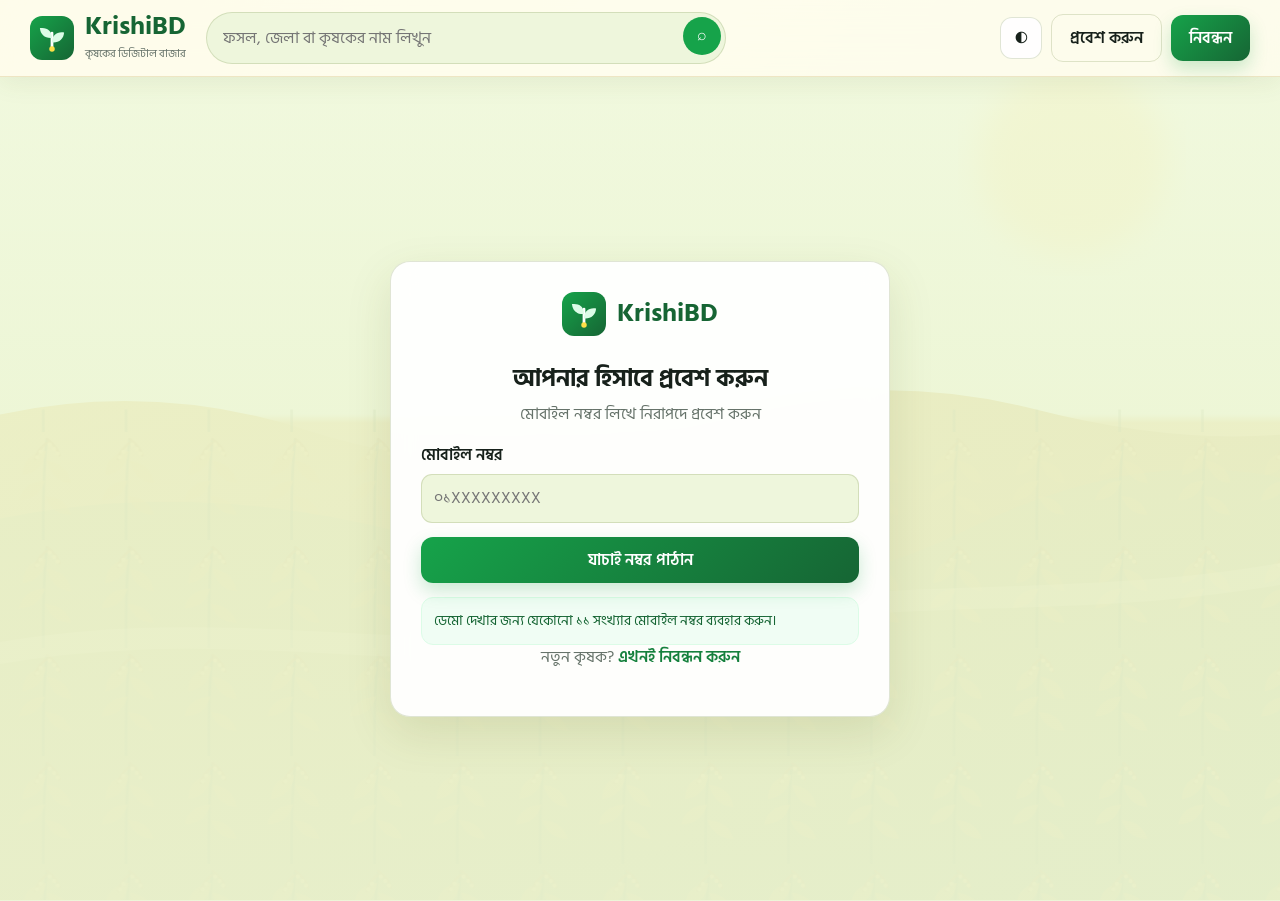
<file: pages/login.html>
<!doctype html><html lang="bn"><head><meta charset="utf-8"><meta name="viewport" content="width=device-width,initial-scale=1"><title>প্রবেশ করুন — KrishiBD</title><link rel="stylesheet" href="../assets/css/style.css"></head><body><header class="topbar"><div class="container nav"><a class="brand" href="../index.html"><img src="../assets/images/logo-mark.svg" alt="KrishiBD লোগো"><span><strong>KrishiBD</strong><small>কৃষকের ডিজিটাল বাজার</small></span></a><form class="nav-search" id="globalSearch"><input type="search" placeholder="ফসল, জেলা বা কৃষকের নাম লিখুন"><button aria-label="খুঁজুন">⌕</button></form><div class="nav-actions"><button class="icon-btn" id="themeToggle" title="রঙ পরিবর্তন">◐</button><a class="btn btn-outline desktop-only" href="../pages/login.html">প্রবেশ করুন</a><a class="btn btn-primary desktop-only" href="../pages/register.html">নিবন্ধন</a><button class="icon-btn mobile-menu" id="mobileMenu">☰</button></div></div></header><main class="auth-page"><section class="card auth-card"><a class="brand" href="../index.html"><img src="../assets/images/logo-mark.svg"><span><strong>KrishiBD</strong></span></a><h1>আপনার হিসাবে প্রবেশ করুন</h1><p>মোবাইল নম্বর লিখে নিরাপদে প্রবেশ করুন</p><form onsubmit="event.preventDefault();openModal('otpModal')"><div class="field"><label>মোবাইল নম্বর</label><input required inputmode="numeric" placeholder="০১XXXXXXXXX"></div><button class="btn btn-primary" style="width:100%">যাচাই নম্বর পাঠান</button></form><div class="auth-note" style="margin-top:14px">ডেমো দেখার জন্য যেকোনো ১১ সংখ্যার মোবাইল নম্বর ব্যবহার করুন।</div><p>নতুন কৃষক? <a style="color:var(--green-700);font-weight:600" href="register.html">এখনই নিবন্ধন করুন</a></p></section></main><div class="modal" id="otpModal"><div class="modal-card"><div class="modal-head"><h2>যাচাই নম্বর দিন</h2><button class="close" onclick="closeModal('otpModal')">✕</button></div><p>আপনার মোবাইলে পাঠানো ৬ সংখ্যার নম্বর লিখুন। ডেমো কোড: <b>১২৩৪৫৬</b></p><div class="otp-row"><input value="1"><input value="2"><input value="3"><input value="4"><input value="5"><input value="6"></div><a class="btn btn-primary" style="width:100%;margin-top:15px" href="dashboard.html">প্রবেশ করুন</a></div></div><div class="modal" id="contactModal"><div class="modal-card"><div class="modal-head"><h2>কৃষকের সঙ্গে যোগাযোগ</h2><button class="close" onclick="closeModal('contactModal')">✕</button></div><p>কৃষকের নাম: <b id="contactName"></b></p><p>মোবাইল নম্বর: <b id="contactPhone"></b></p><div class="auth-note">কথা বলার আগে ফসলের পরিমাণ, দাম, পরিবহন ও পরিশোধের নিয়ম পরিষ্কারভাবে জেনে নিন।</div><a class="btn btn-primary" id="callLink" style="width:100%;margin-top:15px">📞 এখন কল করুন</a></div></div>
<div class="modal" id="menuModal"><div class="modal-card"><div class="modal-head"><h2>মেনু</h2><button class="close" onclick="closeModal('menuModal')">✕</button></div><a class="side-link" href="../index.html">🏠 প্রথম পাতা</a><a class="side-link" href="../pages/search.html">🌾 ফসল খুঁজুন</a><a class="side-link" href="../pages/map.html">🗺️ ফসলের মানচিত্র</a><a class="side-link" href="../pages/profile.html">👨‍🌾 কৃষকের প্রোফাইল</a><a class="side-link" href="../pages/about.html">ℹ️ আমাদের সম্পর্কে</a><a class="btn btn-primary" style="width:100%;margin-top:10px" href="../pages/register.html">কৃষক হিসেবে নিবন্ধন</a></div></div>
<div class="toast"></div><script src="../assets/js/data.js"></script><script src="../assets/js/app.js"></script></body></html>
</file>
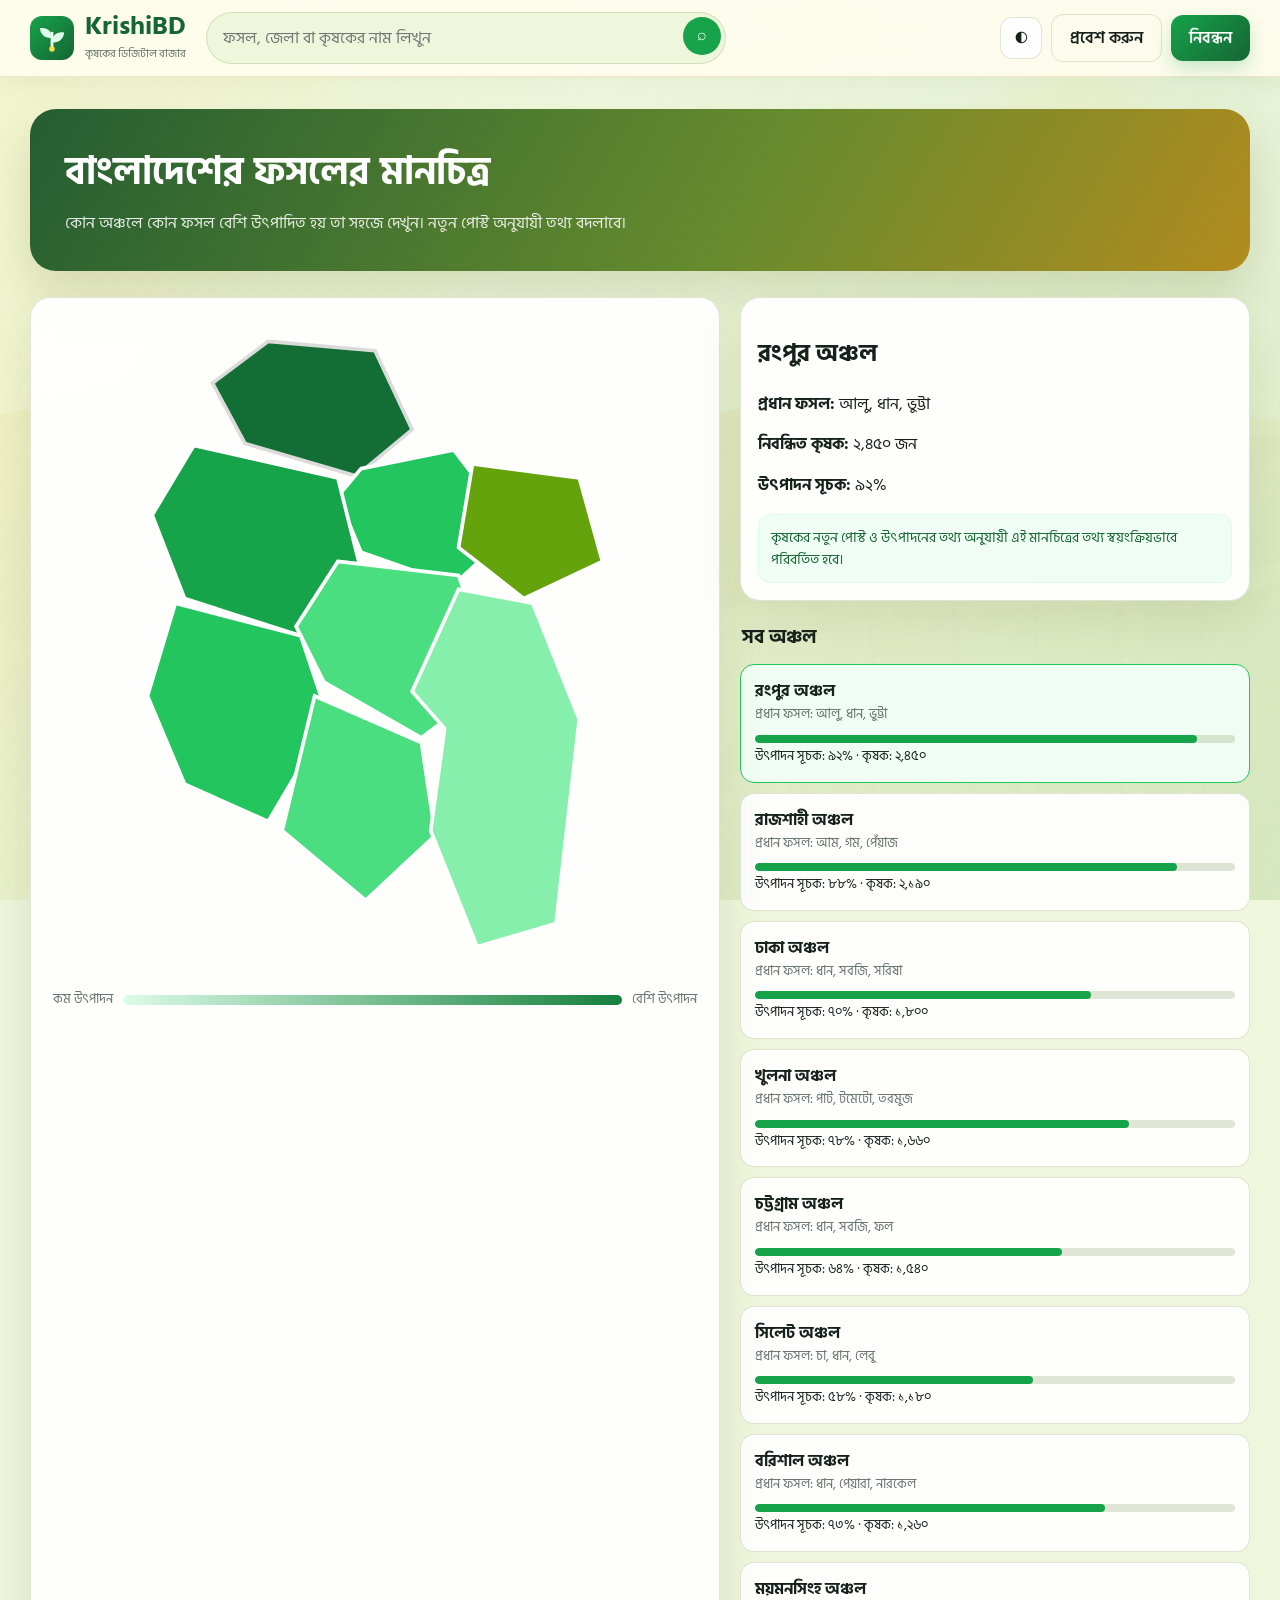
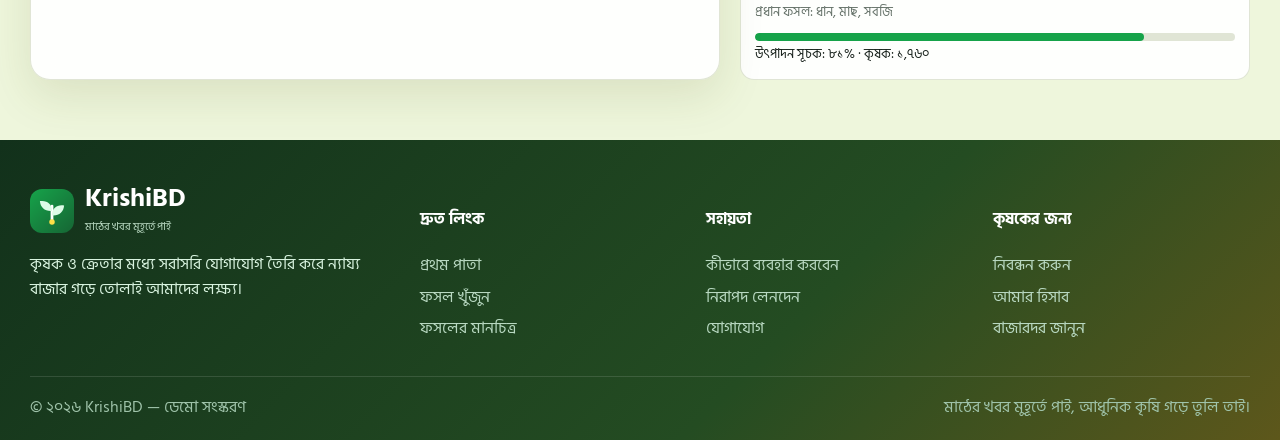
<file: pages/map.html>
<!doctype html><html lang="bn"><head><meta charset="utf-8"><meta name="viewport" content="width=device-width,initial-scale=1"><title>ফসলের মানচিত্র — KrishiBD</title><link rel="stylesheet" href="../assets/css/style.css"></head><body><header class="topbar"><div class="container nav"><a class="brand" href="../index.html"><img src="../assets/images/logo-mark.svg" alt="KrishiBD লোগো"><span><strong>KrishiBD</strong><small>কৃষকের ডিজিটাল বাজার</small></span></a><form class="nav-search" id="globalSearch"><input type="search" placeholder="ফসল, জেলা বা কৃষকের নাম লিখুন"><button aria-label="খুঁজুন">⌕</button></form><div class="nav-actions"><button class="icon-btn" id="themeToggle" title="রঙ পরিবর্তন">◐</button><a class="btn btn-outline desktop-only" href="../pages/login.html">প্রবেশ করুন</a><a class="btn btn-primary desktop-only" href="../pages/register.html">নিবন্ধন</a><button class="icon-btn mobile-menu" id="mobileMenu">☰</button></div></div></header><main><section class="page-hero"><div class="container"><div class="page-hero-inner"><h1>বাংলাদেশের ফসলের মানচিত্র</h1><p>কোন অঞ্চলে কোন ফসল বেশি উৎপাদিত হয় তা সহজে দেখুন। নতুন পোস্ট অনুযায়ী তথ্য বদলাবে।</p></div></div></section><div class="container map-layout"><div class="card map-card"><svg class="bd-map" viewBox="0 0 520 700" aria-label="বাংলাদেশের আঞ্চলিক ফসল মানচিত্র"><path data-region="rangpur" fill="#15803d" d="M145 25 260 35 300 120 240 170 120 135 85 70Z"/><path data-region="mymensingh" fill="#22c55e" d="M245 160 345 140 410 225 345 285 245 250 220 190Z"/><path data-region="sylhet" fill="#65a30d" d="M365 155 480 170 505 260 420 300 350 245Z"/><path data-region="rajshahi" fill="#16a34a" d="M65 135 220 170 245 270 180 340 55 300 20 210Z"/><path data-region="dhaka" fill="#4ade80" d="M220 260 350 275 390 390 310 450 205 390 175 330Z"/><path data-region="khulna" fill="#22c55e" d="M45 305 180 340 210 430 145 540 55 500 15 405Z"/><path data-region="barishal" fill="#4ade80" d="M195 405 310 455 325 555 250 625 160 550Z"/><path data-region="chattogram" fill="#86efac" d="M350 290 430 305 480 430 455 650 370 675 320 550 335 440 300 400Z"/></svg><div class="legend"><span>কম উৎপাদন</span><div class="legend-bar"></div><span>বেশি উৎপাদন</span></div></div><div><div class="card widget" id="selectedRegion"></div><div class="section-head"><h3>সব অঞ্চল</h3></div><div class="region-list" id="regionList"></div></div></div></main><div class="modal" id="contactModal"><div class="modal-card"><div class="modal-head"><h2>কৃষকের সঙ্গে যোগাযোগ</h2><button class="close" onclick="closeModal('contactModal')">✕</button></div><p>কৃষকের নাম: <b id="contactName"></b></p><p>মোবাইল নম্বর: <b id="contactPhone"></b></p><div class="auth-note">কথা বলার আগে ফসলের পরিমাণ, দাম, পরিবহন ও পরিশোধের নিয়ম পরিষ্কারভাবে জেনে নিন।</div><a class="btn btn-primary" id="callLink" style="width:100%;margin-top:15px">📞 এখন কল করুন</a></div></div>
<div class="modal" id="menuModal"><div class="modal-card"><div class="modal-head"><h2>মেনু</h2><button class="close" onclick="closeModal('menuModal')">✕</button></div><a class="side-link" href="../index.html">🏠 প্রথম পাতা</a><a class="side-link" href="../pages/search.html">🌾 ফসল খুঁজুন</a><a class="side-link" href="../pages/map.html">🗺️ ফসলের মানচিত্র</a><a class="side-link" href="../pages/profile.html">👨‍🌾 কৃষকের প্রোফাইল</a><a class="side-link" href="../pages/about.html">ℹ️ আমাদের সম্পর্কে</a><a class="btn btn-primary" style="width:100%;margin-top:10px" href="../pages/register.html">কৃষক হিসেবে নিবন্ধন</a></div></div>
<div class="toast"></div><footer class="footer"><div class="container"><div class="footer-grid"><div><div class="brand"><img src="../assets/images/logo-mark.svg" alt=""><span><strong style="color:#fff">KrishiBD</strong><small style="color:#b8d8c1">মাঠের খবর মুহূর্তে পাই</small></span></div><p>কৃষক ও ক্রেতার মধ্যে সরাসরি যোগাযোগ তৈরি করে ন্যায্য বাজার গড়ে তোলাই আমাদের লক্ষ্য।</p></div><div><h4>দ্রুত লিংক</h4><a href="../index.html">প্রথম পাতা</a><a href="../pages/search.html">ফসল খুঁজুন</a><a href="../pages/map.html">ফসলের মানচিত্র</a></div><div><h4>সহায়তা</h4><a href="../pages/about.html">কীভাবে ব্যবহার করবেন</a><a href="../pages/about.html#safety">নিরাপদ লেনদেন</a><a href="../pages/about.html#contact">যোগাযোগ</a></div><div><h4>কৃষকের জন্য</h4><a href="../pages/register.html">নিবন্ধন করুন</a><a href="../pages/dashboard.html">আমার হিসাব</a><a href="#">বাজারদর জানুন</a></div></div><div class="footer-bottom"><span>© ২০২৬ KrishiBD — ডেমো সংস্করণ</span><span>মাঠের খবর মুহূর্তে পাই, আধুনিক কৃষি গড়ে তুলি তাই।</span></div></div></footer><script src="../assets/js/data.js"></script><script src="../assets/js/app.js"></script><script src="../assets/js/map.js"></script></body></html>
</file>
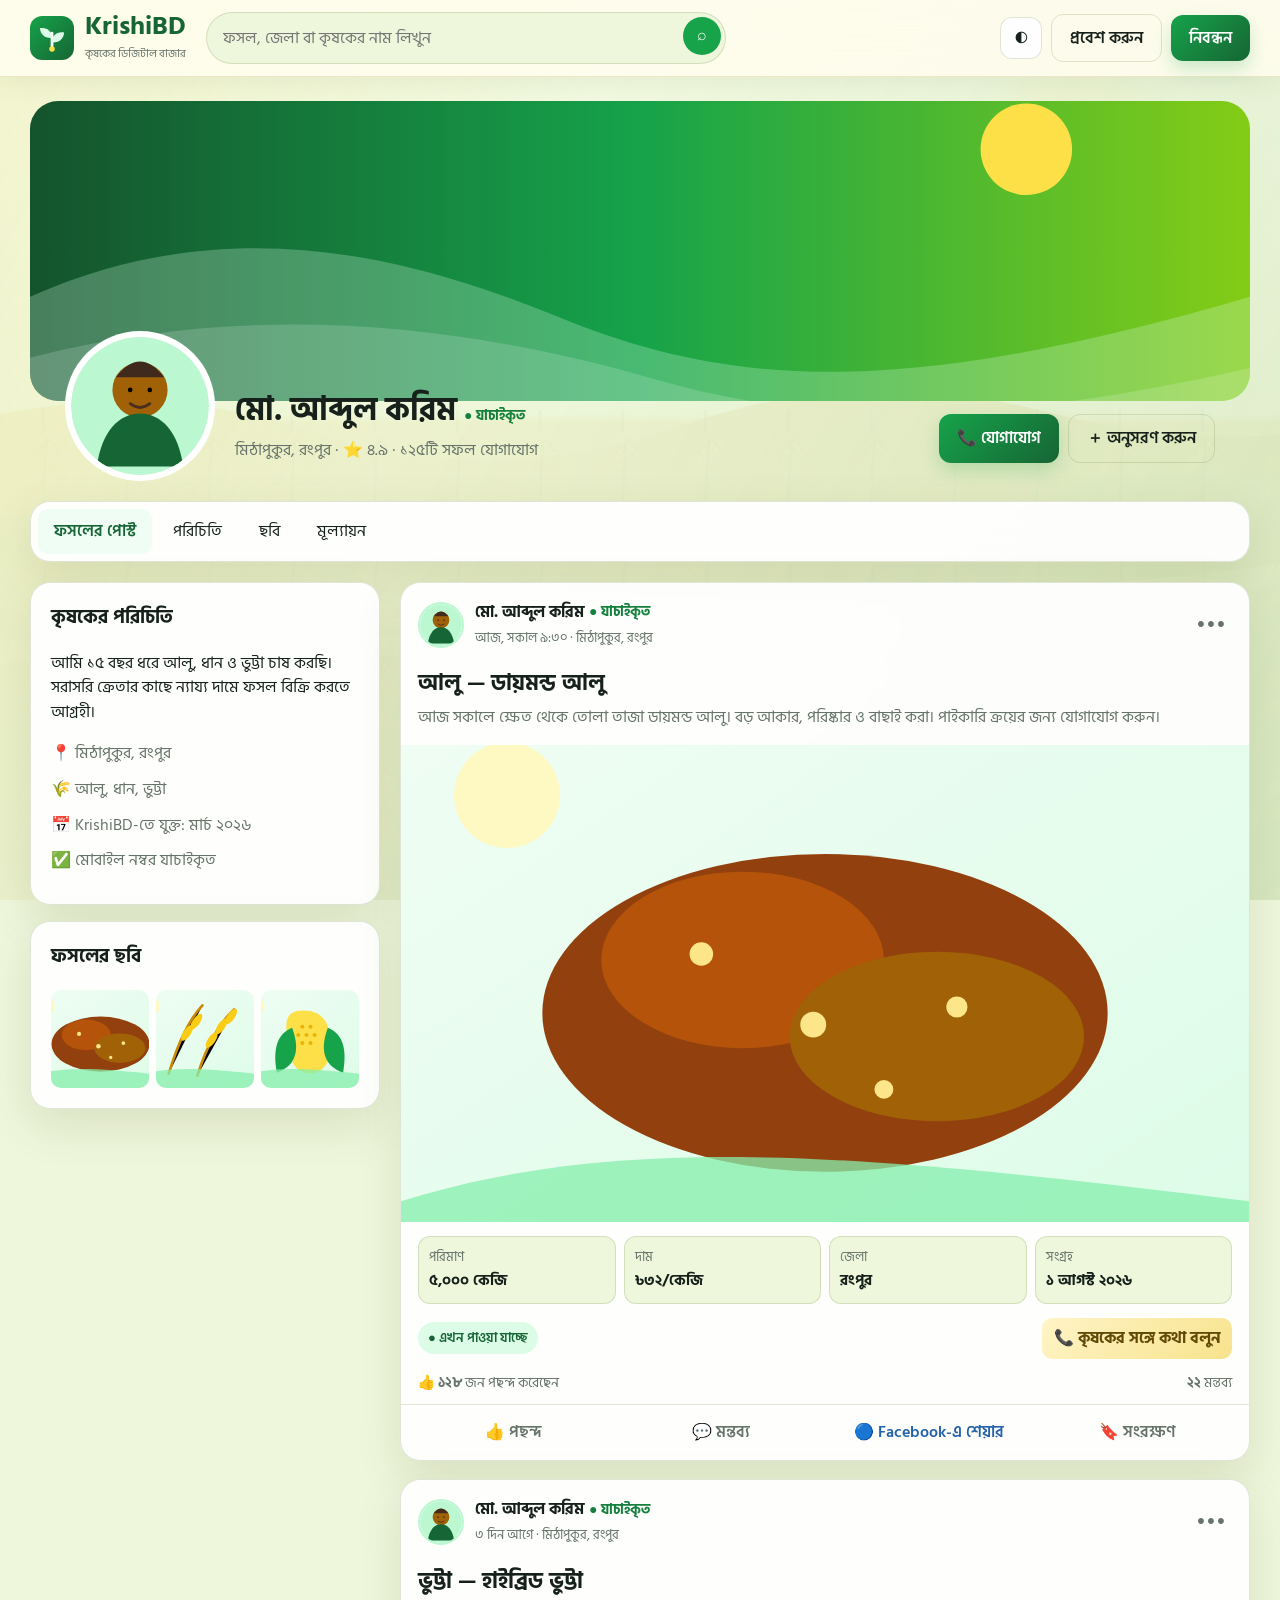
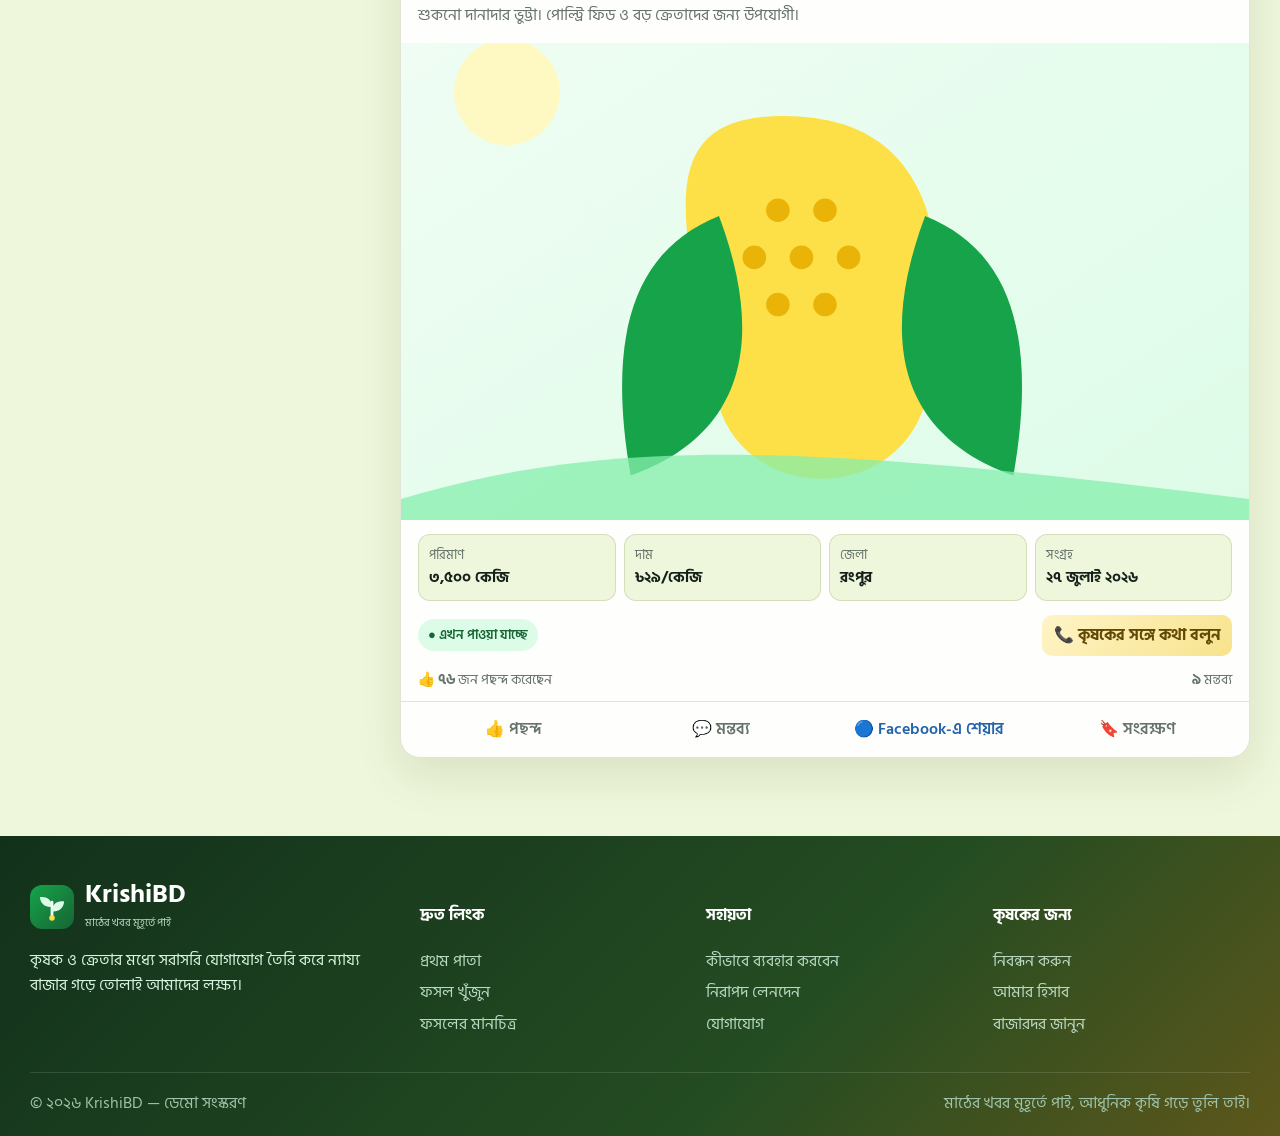
<file: pages/profile.html>
<!doctype html><html lang="bn"><head><meta charset="utf-8"><meta name="viewport" content="width=device-width,initial-scale=1"><title>কৃষকের প্রোফাইল — KrishiBD</title><link rel="stylesheet" href="../assets/css/style.css"></head><body><header class="topbar"><div class="container nav"><a class="brand" href="../index.html"><img src="../assets/images/logo-mark.svg" alt="KrishiBD লোগো"><span><strong>KrishiBD</strong><small>কৃষকের ডিজিটাল বাজার</small></span></a><form class="nav-search" id="globalSearch"><input type="search" placeholder="ফসল, জেলা বা কৃষকের নাম লিখুন"><button aria-label="খুঁজুন">⌕</button></form><div class="nav-actions"><button class="icon-btn" id="themeToggle" title="রঙ পরিবর্তন">◐</button><a class="btn btn-outline desktop-only" href="../pages/login.html">প্রবেশ করুন</a><a class="btn btn-primary desktop-only" href="../pages/register.html">নিবন্ধন</a><button class="icon-btn mobile-menu" id="mobileMenu">☰</button></div></div></header><main class="container profile-wrap"><div class="cover"><img src="../assets/images/profile-cover.svg" alt="সবুজ মাঠ"></div><div class="profile-main"><img class="profile-avatar" src="../assets/images/farmer-1.svg" alt="আব্দুল করিম"><div class="profile-title"><h1>মো. আব্দুল করিম <span class="verify">● যাচাইকৃত</span></h1><p>মিঠাপুকুর, রংপুর · ⭐ ৪.৯ · ১২৫টি সফল যোগাযোগ</p></div><div class="profile-actions"><button class="btn btn-primary contact" data-farmer="farmer-001">📞 যোগাযোগ</button><button class="btn btn-outline">＋ অনুসরণ করুন</button></div></div><nav class="card profile-tabs"><a class="active" href="#">ফসলের পোস্ট</a><a href="#about">পরিচিতি</a><a href="#gallery">ছবি</a><a href="#reviews">মূল্যায়ন</a></nav><div class="profile-grid"><aside><div class="card about-card" id="about"><h3>কৃষকের পরিচিতি</h3><p>আমি ১৫ বছর ধরে আলু, ধান ও ভুট্টা চাষ করছি। সরাসরি ক্রেতার কাছে ন্যায্য দামে ফসল বিক্রি করতে আগ্রহী।</p><div class="about-line">📍 মিঠাপুকুর, রংপুর</div><div class="about-line">🌾 আলু, ধান, ভুট্টা</div><div class="about-line">📅 KrishiBD-তে যুক্ত: মার্চ ২০২৬</div><div class="about-line">✅ মোবাইল নম্বর যাচাইকৃত</div></div><div class="card about-card" id="gallery" style="margin-top:16px"><h3>ফসলের ছবি</h3><div class="gallery"><img src="../assets/images/crop-potato.svg"><img src="../assets/images/crop-rice.svg"><img src="../assets/images/crop-corn.svg"></div></div></aside><section><div id="profileFeed"></div></section></div></main><div class="modal" id="contactModal"><div class="modal-card"><div class="modal-head"><h2>কৃষকের সঙ্গে যোগাযোগ</h2><button class="close" onclick="closeModal('contactModal')">✕</button></div><p>কৃষকের নাম: <b id="contactName"></b></p><p>মোবাইল নম্বর: <b id="contactPhone"></b></p><div class="auth-note">কথা বলার আগে ফসলের পরিমাণ, দাম, পরিবহন ও পরিশোধের নিয়ম পরিষ্কারভাবে জেনে নিন।</div><a class="btn btn-primary" id="callLink" style="width:100%;margin-top:15px">📞 এখন কল করুন</a></div></div>
<div class="modal" id="menuModal"><div class="modal-card"><div class="modal-head"><h2>মেনু</h2><button class="close" onclick="closeModal('menuModal')">✕</button></div><a class="side-link" href="../index.html">🏠 প্রথম পাতা</a><a class="side-link" href="../pages/search.html">🌾 ফসল খুঁজুন</a><a class="side-link" href="../pages/map.html">🗺️ ফসলের মানচিত্র</a><a class="side-link" href="../pages/profile.html">👨‍🌾 কৃষকের প্রোফাইল</a><a class="side-link" href="../pages/about.html">ℹ️ আমাদের সম্পর্কে</a><a class="btn btn-primary" style="width:100%;margin-top:10px" href="../pages/register.html">কৃষক হিসেবে নিবন্ধন</a></div></div>
<div class="toast"></div><footer class="footer"><div class="container"><div class="footer-grid"><div><div class="brand"><img src="../assets/images/logo-mark.svg" alt=""><span><strong style="color:#fff">KrishiBD</strong><small style="color:#b8d8c1">মাঠের খবর মুহূর্তে পাই</small></span></div><p>কৃষক ও ক্রেতার মধ্যে সরাসরি যোগাযোগ তৈরি করে ন্যায্য বাজার গড়ে তোলাই আমাদের লক্ষ্য।</p></div><div><h4>দ্রুত লিংক</h4><a href="../index.html">প্রথম পাতা</a><a href="../pages/search.html">ফসল খুঁজুন</a><a href="../pages/map.html">ফসলের মানচিত্র</a></div><div><h4>সহায়তা</h4><a href="../pages/about.html">কীভাবে ব্যবহার করবেন</a><a href="../pages/about.html#safety">নিরাপদ লেনদেন</a><a href="../pages/about.html#contact">যোগাযোগ</a></div><div><h4>কৃষকের জন্য</h4><a href="../pages/register.html">নিবন্ধন করুন</a><a href="../pages/dashboard.html">আমার হিসাব</a><a href="#">বাজারদর জানুন</a></div></div><div class="footer-bottom"><span>© ২০২৬ KrishiBD — ডেমো সংস্করণ</span><span>মাঠের খবর মুহূর্তে পাই, আধুনিক কৃষি গড়ে তুলি তাই।</span></div></div></footer><script src="../assets/js/data.js"></script><script src="../assets/js/app.js"></script><script src="../assets/js/profile.js"></script></body></html>
</file>
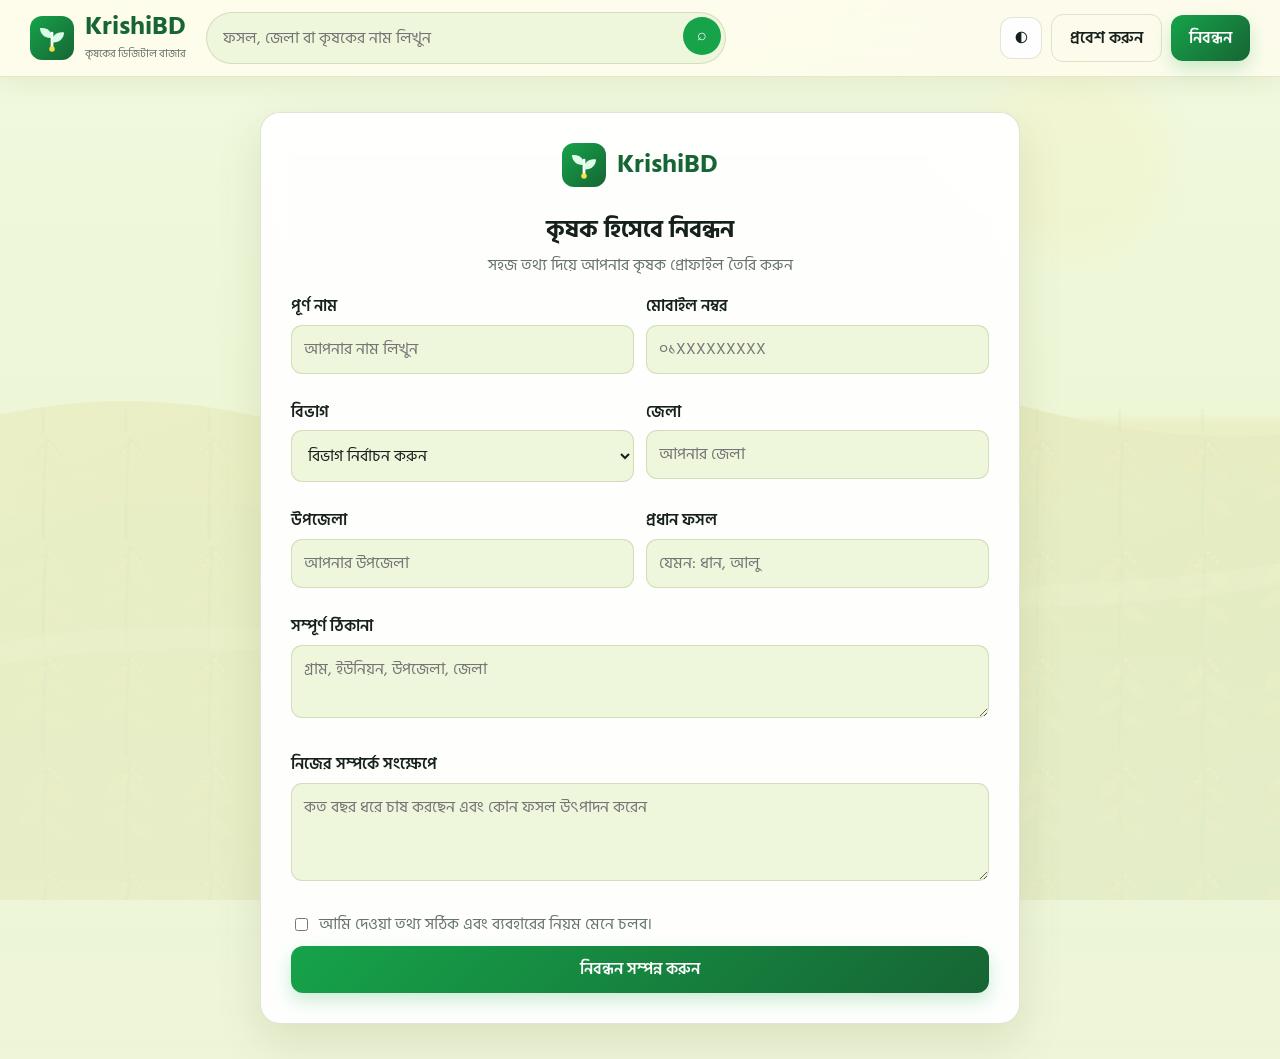
<file: pages/register.html>
<!doctype html><html lang="bn"><head><meta charset="utf-8"><meta name="viewport" content="width=device-width,initial-scale=1"><title>কৃষক নিবন্ধন — KrishiBD</title><link rel="stylesheet" href="../assets/css/style.css"></head><body><header class="topbar"><div class="container nav"><a class="brand" href="../index.html"><img src="../assets/images/logo-mark.svg" alt="KrishiBD লোগো"><span><strong>KrishiBD</strong><small>কৃষকের ডিজিটাল বাজার</small></span></a><form class="nav-search" id="globalSearch"><input type="search" placeholder="ফসল, জেলা বা কৃষকের নাম লিখুন"><button aria-label="খুঁজুন">⌕</button></form><div class="nav-actions"><button class="icon-btn" id="themeToggle" title="রঙ পরিবর্তন">◐</button><a class="btn btn-outline desktop-only" href="../pages/login.html">প্রবেশ করুন</a><a class="btn btn-primary desktop-only" href="../pages/register.html">নিবন্ধন</a><button class="icon-btn mobile-menu" id="mobileMenu">☰</button></div></div></header><main class="auth-page"><section class="card auth-card" style="width:min(760px,100%)"><a class="brand" href="../index.html"><img src="../assets/images/logo-mark.svg"><span><strong>KrishiBD</strong></span></a><h1>কৃষক হিসেবে নিবন্ধন</h1><p>সহজ তথ্য দিয়ে আপনার কৃষক প্রোফাইল তৈরি করুন</p><form onsubmit="event.preventDefault();toast('নিবন্ধন সফল হয়েছে');setTimeout(()=>location.href='dashboard.html',900)"><div class="form-grid"><div class="field"><label>পূর্ণ নাম</label><input required placeholder="আপনার নাম লিখুন"></div><div class="field"><label>মোবাইল নম্বর</label><input required placeholder="০১XXXXXXXXX"></div><div class="field"><label>বিভাগ</label><select required><option value="">বিভাগ নির্বাচন করুন</option><option>ঢাকা</option><option>চট্টগ্রাম</option><option>রাজশাহী</option><option>রংপুর</option><option>খুলনা</option><option>বরিশাল</option><option>সিলেট</option><option>ময়মনসিংহ</option></select></div><div class="field"><label>জেলা</label><input required placeholder="আপনার জেলা"></div><div class="field"><label>উপজেলা</label><input required placeholder="আপনার উপজেলা"></div><div class="field"><label>প্রধান ফসল</label><input required placeholder="যেমন: ধান, আলু"></div><div class="field full"><label>সম্পূর্ণ ঠিকানা</label><textarea rows="2" placeholder="গ্রাম, ইউনিয়ন, উপজেলা, জেলা"></textarea></div><div class="field full"><label>নিজের সম্পর্কে সংক্ষেপে</label><textarea rows="3" placeholder="কত বছর ধরে চাষ করছেন এবং কোন ফসল উৎপাদন করেন"></textarea></div></div><label class="check"><input required type="checkbox"> আমি দেওয়া তথ্য সঠিক এবং ব্যবহারের নিয়ম মেনে চলব।</label><button class="btn btn-primary" style="width:100%">নিবন্ধন সম্পন্ন করুন</button></form></section></main><div class="modal" id="contactModal"><div class="modal-card"><div class="modal-head"><h2>কৃষকের সঙ্গে যোগাযোগ</h2><button class="close" onclick="closeModal('contactModal')">✕</button></div><p>কৃষকের নাম: <b id="contactName"></b></p><p>মোবাইল নম্বর: <b id="contactPhone"></b></p><div class="auth-note">কথা বলার আগে ফসলের পরিমাণ, দাম, পরিবহন ও পরিশোধের নিয়ম পরিষ্কারভাবে জেনে নিন।</div><a class="btn btn-primary" id="callLink" style="width:100%;margin-top:15px">📞 এখন কল করুন</a></div></div>
<div class="modal" id="menuModal"><div class="modal-card"><div class="modal-head"><h2>মেনু</h2><button class="close" onclick="closeModal('menuModal')">✕</button></div><a class="side-link" href="../index.html">🏠 প্রথম পাতা</a><a class="side-link" href="../pages/search.html">🌾 ফসল খুঁজুন</a><a class="side-link" href="../pages/map.html">🗺️ ফসলের মানচিত্র</a><a class="side-link" href="../pages/profile.html">👨‍🌾 কৃষকের প্রোফাইল</a><a class="side-link" href="../pages/about.html">ℹ️ আমাদের সম্পর্কে</a><a class="btn btn-primary" style="width:100%;margin-top:10px" href="../pages/register.html">কৃষক হিসেবে নিবন্ধন</a></div></div>
<div class="toast"></div><script src="../assets/js/data.js"></script><script src="../assets/js/app.js"></script></body></html>
</file>
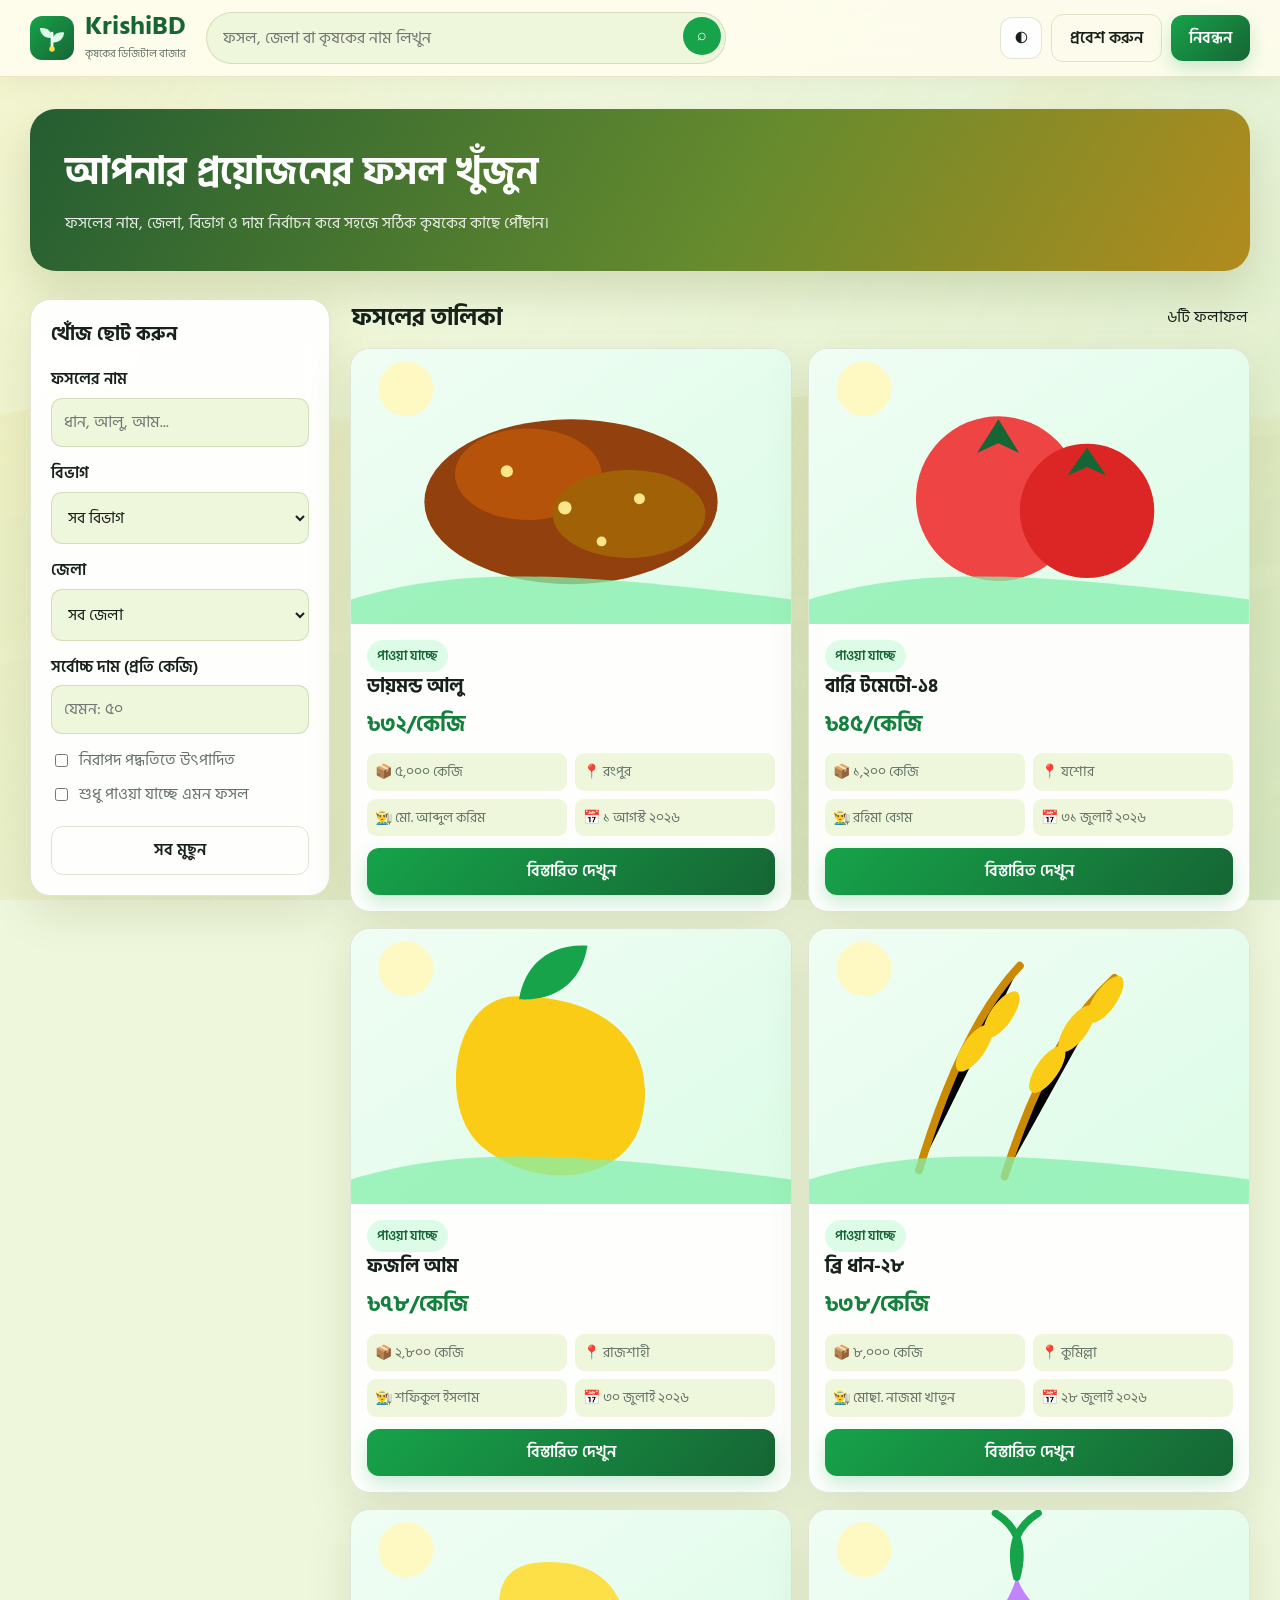
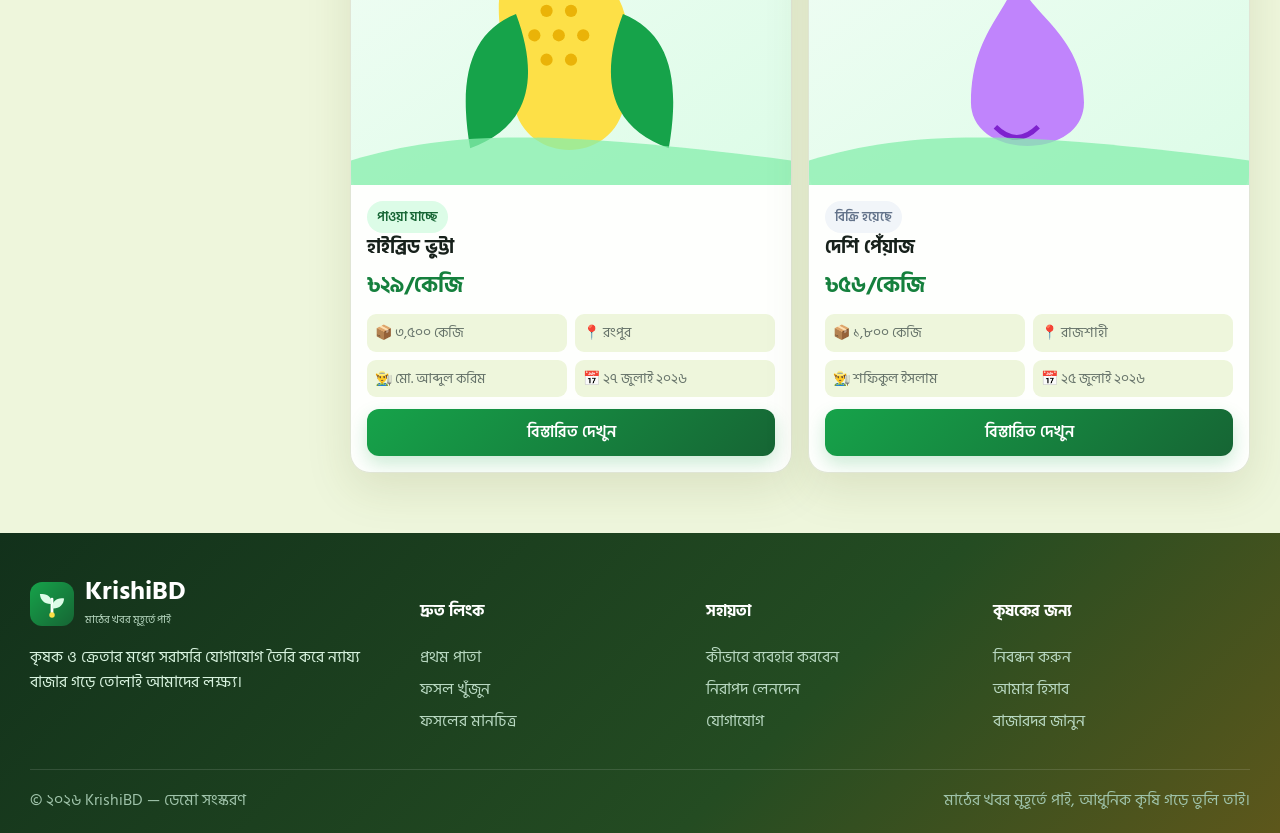
<file: pages/search.html>
<!doctype html><html lang="bn"><head><meta charset="utf-8"><meta name="viewport" content="width=device-width,initial-scale=1"><title>ফসল খুঁজুন — KrishiBD</title><link rel="stylesheet" href="../assets/css/style.css"></head><body><header class="topbar"><div class="container nav"><a class="brand" href="../index.html"><img src="../assets/images/logo-mark.svg" alt="KrishiBD লোগো"><span><strong>KrishiBD</strong><small>কৃষকের ডিজিটাল বাজার</small></span></a><form class="nav-search" id="globalSearch"><input type="search" placeholder="ফসল, জেলা বা কৃষকের নাম লিখুন"><button aria-label="খুঁজুন">⌕</button></form><div class="nav-actions"><button class="icon-btn" id="themeToggle" title="রঙ পরিবর্তন">◐</button><a class="btn btn-outline desktop-only" href="../pages/login.html">প্রবেশ করুন</a><a class="btn btn-primary desktop-only" href="../pages/register.html">নিবন্ধন</a><button class="icon-btn mobile-menu" id="mobileMenu">☰</button></div></div></header><main><section class="page-hero"><div class="container"><div class="page-hero-inner"><h1>আপনার প্রয়োজনের ফসল খুঁজুন</h1><p>ফসলের নাম, জেলা, বিভাগ ও দাম নির্বাচন করে সহজে সঠিক কৃষকের কাছে পৌঁছান।</p></div></div></section><div class="container filter-layout"><aside class="card filters"><h3 style="margin-top:0">খোঁজ ছোট করুন</h3><form id="filterForm"><div class="field"><label>ফসলের নাম</label><input id="q" placeholder="ধান, আলু, আম..."></div><div class="field"><label>বিভাগ</label><select id="division"><option value="">সব বিভাগ</option><option>রংপুর</option><option>রাজশাহী</option><option>খুলনা</option><option>চট্টগ্রাম</option></select></div><div class="field"><label>জেলা</label><select id="district"><option value="">সব জেলা</option><option>রংপুর</option><option>যশোর</option><option>রাজশাহী</option><option>কুমিল্লা</option></select></div><div class="field"><label>সর্বোচ্চ দাম (প্রতি কেজি)</label><input id="maxPrice" type="number" placeholder="যেমন: ৫০"></div><label class="check"><input id="organic" type="checkbox"> নিরাপদ পদ্ধতিতে উৎপাদিত</label><label class="check"><input id="available" type="checkbox"> শুধু পাওয়া যাচ্ছে এমন ফসল</label><button class="btn btn-outline" type="button" id="reset" style="width:100%;margin-top:10px">সব মুছুন</button></form></aside><section><div class="section-head" style="margin-top:0"><h2>ফসলের তালিকা</h2><span id="resultCount"></span></div><div class="results-grid" id="results"></div></section></div></main><div class="modal" id="contactModal"><div class="modal-card"><div class="modal-head"><h2>কৃষকের সঙ্গে যোগাযোগ</h2><button class="close" onclick="closeModal('contactModal')">✕</button></div><p>কৃষকের নাম: <b id="contactName"></b></p><p>মোবাইল নম্বর: <b id="contactPhone"></b></p><div class="auth-note">কথা বলার আগে ফসলের পরিমাণ, দাম, পরিবহন ও পরিশোধের নিয়ম পরিষ্কারভাবে জেনে নিন।</div><a class="btn btn-primary" id="callLink" style="width:100%;margin-top:15px">📞 এখন কল করুন</a></div></div>
<div class="modal" id="menuModal"><div class="modal-card"><div class="modal-head"><h2>মেনু</h2><button class="close" onclick="closeModal('menuModal')">✕</button></div><a class="side-link" href="../index.html">🏠 প্রথম পাতা</a><a class="side-link" href="../pages/search.html">🌾 ফসল খুঁজুন</a><a class="side-link" href="../pages/map.html">🗺️ ফসলের মানচিত্র</a><a class="side-link" href="../pages/profile.html">👨‍🌾 কৃষকের প্রোফাইল</a><a class="side-link" href="../pages/about.html">ℹ️ আমাদের সম্পর্কে</a><a class="btn btn-primary" style="width:100%;margin-top:10px" href="../pages/register.html">কৃষক হিসেবে নিবন্ধন</a></div></div>
<div class="toast"></div><footer class="footer"><div class="container"><div class="footer-grid"><div><div class="brand"><img src="../assets/images/logo-mark.svg" alt=""><span><strong style="color:#fff">KrishiBD</strong><small style="color:#b8d8c1">মাঠের খবর মুহূর্তে পাই</small></span></div><p>কৃষক ও ক্রেতার মধ্যে সরাসরি যোগাযোগ তৈরি করে ন্যায্য বাজার গড়ে তোলাই আমাদের লক্ষ্য।</p></div><div><h4>দ্রুত লিংক</h4><a href="../index.html">প্রথম পাতা</a><a href="../pages/search.html">ফসল খুঁজুন</a><a href="../pages/map.html">ফসলের মানচিত্র</a></div><div><h4>সহায়তা</h4><a href="../pages/about.html">কীভাবে ব্যবহার করবেন</a><a href="../pages/about.html#safety">নিরাপদ লেনদেন</a><a href="../pages/about.html#contact">যোগাযোগ</a></div><div><h4>কৃষকের জন্য</h4><a href="../pages/register.html">নিবন্ধন করুন</a><a href="../pages/dashboard.html">আমার হিসাব</a><a href="#">বাজারদর জানুন</a></div></div><div class="footer-bottom"><span>© ২০২৬ KrishiBD — ডেমো সংস্করণ</span><span>মাঠের খবর মুহূর্তে পাই, আধুনিক কৃষি গড়ে তুলি তাই।</span></div></div></footer><script src="../assets/js/data.js"></script><script src="../assets/js/app.js"></script><script src="../assets/js/search.js"></script></body></html>
</file>
<file: assets/css/style.css>
@import url('https://fonts.googleapis.com/css2?family=Hind+Siliguri:wght@400;500;600;700&display=swap');
:root{--green-900:#14532d;--green-800:#166534;--green-700:#15803d;--green-600:#16a34a;--green-500:#22c55e;--green-100:#dcfce7;--green-50:#f0fdf4;--lime:#84cc16;--yellow:#facc15;--text:#17211b;--muted:#66736a;--line:#e4ebe5;--card:#fff;--bg:#f4f7f4;--danger:#dc2626;--shadow:0 14px 40px rgba(20,83,45,.09);--radius:20px}
*{box-sizing:border-box}html{scroll-behavior:smooth}body{margin:0;font-family:'Hind Siliguri','Noto Sans Bengali',sans-serif;background:var(--bg);color:var(--text);line-height:1.55}body.dark{--text:#edf7ef;--muted:#aebcaf;--line:#2b3c30;--card:#142019;--bg:#0c1510;--green-50:#13271a;--shadow:0 14px 40px rgba(0,0,0,.24)}a{text-decoration:none;color:inherit}img{max-width:100%;display:block}button,input,select,textarea{font:inherit}button{cursor:pointer}.container{width:min(1220px,calc(100% - 28px));margin:auto}.topbar{position:sticky;top:0;z-index:50;background:color-mix(in srgb,var(--card) 92%,transparent);backdrop-filter:blur(18px);border-bottom:1px solid var(--line)}.nav{height:76px;display:flex;align-items:center;gap:20px}.brand{display:flex;align-items:center;gap:11px;min-width:max-content}.brand img{width:44px;height:44px}.brand strong{font-size:26px;line-height:1;color:var(--green-800)}.brand small{display:block;color:var(--muted);font-size:11px;margin-top:5px}.nav-search{flex:1;position:relative;max-width:520px}.nav-search input{width:100%;border:1px solid var(--line);background:var(--bg);padding:13px 46px 13px 16px;border-radius:999px;outline:none;color:var(--text)}.nav-search button{position:absolute;right:5px;top:5px;border:0;width:38px;height:38px;border-radius:50%;background:var(--green-600);color:#fff}.nav-actions{margin-left:auto;display:flex;gap:9px;align-items:center}.icon-btn{border:1px solid var(--line);background:var(--card);border-radius:12px;width:42px;height:42px;display:grid;place-items:center;color:var(--text)}.btn{border:0;border-radius:12px;padding:11px 18px;font-weight:600;display:inline-flex;align-items:center;justify-content:center;gap:8px;transition:.2s}.btn:hover{transform:translateY(-1px)}.btn-primary{background:linear-gradient(135deg,var(--green-600),var(--green-800));color:#fff;box-shadow:0 8px 18px rgba(22,163,74,.22)}.btn-soft{background:var(--green-50);color:var(--green-800);border:1px solid var(--green-100)}.btn-outline{background:transparent;border:1px solid var(--line);color:var(--text)}.mobile-menu{display:none}.hero{padding:34px 0 22px}.hero-grid{background:linear-gradient(135deg,#f0fdf4,#dcfce7);border:1px solid #bbf7d0;border-radius:30px;display:grid;grid-template-columns:1.1fr .9fr;min-height:440px;overflow:hidden;position:relative}.dark .hero-grid{background:linear-gradient(135deg,#11271a,#183a24);border-color:#2a5136}.hero-copy{padding:56px;display:flex;flex-direction:column;justify-content:center}.eyebrow{display:inline-flex;align-items:center;gap:8px;width:max-content;background:#fff;color:var(--green-800);border:1px solid #bbf7d0;padding:7px 12px;border-radius:999px;font-size:14px;font-weight:600}.dark .eyebrow{background:#16251b}.hero h1{font-size:clamp(38px,5vw,66px);line-height:1.05;margin:18px 0 14px;color:var(--green-900)}.dark .hero h1{color:#dcfce7}.hero p{font-size:20px;color:#31523c;max-width:660px;margin:0 0 26px}.dark .hero p{color:#c3d9c7}.hero-actions{display:flex;gap:12px;flex-wrap:wrap}.hero-art{display:flex;align-items:flex-end;padding:28px 28px 0 0}.hero-art img{filter:drop-shadow(0 20px 35px rgba(20,83,45,.15))}.stat-strip{display:grid;grid-template-columns:repeat(4,1fr);gap:14px;margin-top:18px}.stat{background:var(--card);border:1px solid var(--line);border-radius:18px;padding:18px;display:flex;align-items:center;gap:13px;box-shadow:var(--shadow)}.stat-icon{width:46px;height:46px;border-radius:14px;background:var(--green-50);display:grid;place-items:center;font-size:22px}.stat b{font-size:23px;display:block}.stat span{color:var(--muted);font-size:14px}.app-layout{display:grid;grid-template-columns:230px minmax(0,1fr) 290px;gap:20px;padding:22px 0 60px}.card{background:var(--card);border:1px solid var(--line);border-radius:var(--radius);box-shadow:var(--shadow)}.sidebar{position:sticky;top:96px;height:max-content}.side-card{padding:12px}.side-link{display:flex;align-items:center;gap:12px;padding:12px 13px;border-radius:12px;color:var(--muted);font-weight:500;margin:3px 0}.side-link:hover,.side-link.active{background:var(--green-50);color:var(--green-800)}.side-link .ico{width:32px;height:32px;border-radius:10px;background:var(--bg);display:grid;place-items:center}.mini-profile{padding:16px;display:flex;gap:11px;align-items:center;border-bottom:1px solid var(--line)}.avatar{width:46px;height:46px;border-radius:50%;object-fit:cover;border:2px solid #bbf7d0}.mini-profile b{display:block}.mini-profile small{color:var(--muted)}.create-post{padding:17px}.create-row{display:flex;gap:12px;align-items:center}.create-row button{flex:1;text-align:left;border:1px solid var(--line);background:var(--bg);border-radius:999px;padding:12px 16px;color:var(--muted)}.create-tools{display:grid;grid-template-columns:repeat(3,1fr);gap:8px;margin-top:14px;border-top:1px solid var(--line);padding-top:12px}.tool-btn{border:0;background:transparent;padding:8px;border-radius:10px;color:var(--muted)}.tool-btn:hover{background:var(--bg)}.section-head{display:flex;justify-content:space-between;align-items:center;margin:22px 2px 12px}.section-head h2,.section-head h3{margin:0}.section-head a{color:var(--green-700);font-weight:600}.categories{display:flex;gap:10px;overflow:auto;padding-bottom:5px}.chip{border:1px solid var(--line);background:var(--card);padding:9px 14px;border-radius:999px;white-space:nowrap;color:var(--muted)}.chip.active,.chip:hover{background:var(--green-600);color:#fff;border-color:var(--green-600)}.post{overflow:hidden;margin-bottom:18px}.post-head{padding:17px;display:flex;align-items:center;gap:11px}.post-meta{flex:1}.post-meta b{display:flex;align-items:center;gap:5px}.verify{color:#15803d;font-size:14px}.post-meta small{color:var(--muted)}.more{border:0;background:transparent;font-size:22px;color:var(--muted)}.post-copy{padding:0 17px 15px}.post-copy h3{margin:0 0 5px;font-size:22px}.post-copy p{margin:0;color:var(--muted)}.crop-image{width:100%;aspect-ratio:16/9;object-fit:cover;background:var(--green-50)}.post-info{display:grid;grid-template-columns:repeat(4,1fr);gap:8px;padding:14px 17px}.info-pill{background:var(--bg);border:1px solid var(--line);border-radius:12px;padding:10px}.info-pill small{color:var(--muted);display:block}.info-pill b{font-size:15px}.availability{padding:0 17px 13px}.badge{display:inline-flex;align-items:center;gap:6px;border-radius:999px;padding:6px 10px;font-size:13px;font-weight:600}.badge-success{background:#dcfce7;color:#166534}.badge-muted{background:#f1f5f9;color:#64748b}.post-stats{display:flex;justify-content:space-between;color:var(--muted);font-size:14px;padding:0 17px 11px}.post-actions{border-top:1px solid var(--line);display:grid;grid-template-columns:repeat(4,1fr);padding:5px 10px}.action{border:0;background:transparent;padding:10px 6px;border-radius:9px;color:var(--muted)}.action:hover,.action.saved{background:var(--green-50);color:var(--green-800)}.right-stack{display:grid;gap:16px}.widget{padding:17px}.widget h3{margin:0 0 12px}.trend-row,.farmer-row,.market-row{display:flex;align-items:center;gap:10px;padding:10px 0;border-bottom:1px solid var(--line)}.trend-row:last-child,.farmer-row:last-child,.market-row:last-child{border-bottom:0}.trend-num{width:30px;height:30px;border-radius:9px;background:var(--green-50);display:grid;place-items:center;font-weight:700;color:var(--green-800)}.row-grow{flex:1}.row-grow small{display:block;color:var(--muted)}.weather{background:linear-gradient(135deg,var(--green-800),var(--green-600));color:#fff}.weather small{opacity:.8}.weather-main{display:flex;justify-content:space-between;align-items:center;margin-top:14px}.weather-temp{font-size:40px;font-weight:700}.page-hero{padding:32px 0 18px}.page-hero-inner{background:linear-gradient(135deg,var(--green-900),var(--green-600));color:#fff;border-radius:26px;padding:35px;position:relative;overflow:hidden}.page-hero h1{margin:0 0 8px;font-size:38px}.page-hero p{margin:0;opacity:.88}.filter-layout{display:grid;grid-template-columns:300px 1fr;gap:20px;padding:10px 0 60px}.filters{padding:20px;height:max-content;position:sticky;top:95px}.field{margin-bottom:14px}.field label{display:block;font-weight:600;margin-bottom:6px}.field input,.field select,.field textarea{width:100%;border:1px solid var(--line);background:var(--bg);border-radius:11px;padding:11px 12px;color:var(--text);outline:none}.check{display:flex;align-items:center;gap:8px;margin:9px 0;color:var(--muted)}.results-grid{display:grid;grid-template-columns:repeat(2,1fr);gap:16px}.crop-card{overflow:hidden}.crop-card img{width:100%;aspect-ratio:16/10;object-fit:cover}.crop-card-body{padding:16px}.crop-card h3{margin:0 0 6px}.price{font-size:22px;font-weight:700;color:var(--green-700)}.meta-list{display:grid;grid-template-columns:1fr 1fr;gap:8px;margin:12px 0}.meta-item{font-size:14px;color:var(--muted);background:var(--bg);padding:8px;border-radius:9px}.map-layout{display:grid;grid-template-columns:1.15fr .85fr;gap:20px;padding:8px 0 60px}.map-card{padding:22px}.bd-map{width:100%;max-height:650px}.bd-map path{stroke:#fff;stroke-width:4;cursor:pointer;transition:.2s}.bd-map path:hover,.bd-map path.active{filter:brightness(.86);transform:translateY(-2px);transform-origin:center}.legend{display:flex;align-items:center;gap:10px;color:var(--muted);font-size:13px;margin-top:12px}.legend-bar{height:10px;flex:1;border-radius:999px;background:linear-gradient(90deg,#dcfce7,#15803d)}.region-list{display:grid;gap:10px}.region-item{padding:14px;border:1px solid var(--line);border-radius:14px;background:var(--card);cursor:pointer}.region-item:hover,.region-item.active{border-color:var(--green-500);background:var(--green-50)}.progress{height:8px;background:var(--line);border-radius:999px;overflow:hidden;margin-top:10px}.progress i{display:block;height:100%;background:var(--green-600);border-radius:999px}.profile-wrap{padding:24px 0 60px}.cover{height:300px;border-radius:28px;overflow:hidden}.cover img{width:100%;height:100%;object-fit:cover}.profile-main{margin-top:-70px;padding:0 35px;display:flex;align-items:flex-end;gap:20px}.profile-avatar{width:150px;height:150px;border-radius:50%;border:6px solid var(--card);object-fit:cover;background:var(--card)}.profile-title{padding-bottom:15px;flex:1}.profile-title h1{margin:0}.profile-title p{margin:3px 0;color:var(--muted)}.profile-actions{padding-bottom:18px;display:flex;gap:9px}.profile-tabs{margin-top:20px;padding:7px;display:flex;gap:5px;overflow:auto}.profile-tabs a{padding:10px 16px;border-radius:10px;white-space:nowrap}.profile-tabs a.active{background:var(--green-50);color:var(--green-800);font-weight:600}.profile-grid{display:grid;grid-template-columns:350px 1fr;gap:20px;margin-top:20px}.about-card{padding:20px;height:max-content}.about-card h3{margin-top:0}.about-line{display:flex;gap:10px;margin:11px 0;color:var(--muted)}.gallery{display:grid;grid-template-columns:repeat(3,1fr);gap:7px}.gallery img{border-radius:10px;aspect-ratio:1;object-fit:cover}.detail-grid{display:grid;grid-template-columns:1.1fr .9fr;gap:24px;padding:28px 0 60px}.detail-image{overflow:hidden}.detail-image img{width:100%;aspect-ratio:4/3;object-fit:cover}.detail-panel{padding:25px}.detail-panel h1{margin:0}.detail-price{font-size:32px;color:var(--green-700);font-weight:700;margin:10px 0}.detail-table{border-top:1px solid var(--line);margin:18px 0}.detail-row{display:flex;justify-content:space-between;padding:11px 0;border-bottom:1px solid var(--line)}.auth-page{min-height:calc(100vh - 76px);display:grid;place-items:center;padding:35px 14px;background:radial-gradient(circle at top left,#dcfce7,transparent 40%),var(--bg)}.auth-card{width:min(500px,100%);padding:30px}.auth-card .brand{justify-content:center}.auth-card h1{text-align:center;margin:24px 0 5px}.auth-card>p{text-align:center;color:var(--muted);margin-top:0}.auth-note{background:var(--green-50);border:1px solid var(--green-100);padding:12px;border-radius:12px;color:var(--green-800);font-size:14px}.form-grid{display:grid;grid-template-columns:1fr 1fr;gap:12px}.full{grid-column:1/-1}.otp-row{display:flex;gap:8px}.otp-row input{text-align:center;font-size:24px}.dashboard{display:grid;grid-template-columns:250px 1fr;min-height:calc(100vh - 76px)}.dash-side{background:var(--green-900);color:#fff;padding:22px;position:sticky;top:76px;height:calc(100vh - 76px)}.dash-side .side-link{color:#d1fae5}.dash-side .side-link:hover,.dash-side .side-link.active{background:rgba(255,255,255,.12);color:#fff}.dash-main{padding:28px}.dash-head{display:flex;align-items:center;justify-content:space-between;margin-bottom:20px}.dash-cards{display:grid;grid-template-columns:repeat(4,1fr);gap:14px}.dash-card{padding:18px}.dash-card small{color:var(--muted)}.dash-card b{font-size:27px;display:block}.chart{height:240px;display:flex;align-items:flex-end;gap:16px;padding:25px 10px 10px;border-bottom:1px solid var(--line)}.bar{flex:1;background:linear-gradient(var(--green-500),var(--green-800));border-radius:10px 10px 0 0;position:relative;min-width:30px}.bar span{position:absolute;bottom:-28px;left:50%;transform:translateX(-50%);font-size:12px;color:var(--muted)}.table-wrap{overflow:auto}.data-table{width:100%;border-collapse:collapse;min-width:650px}.data-table th,.data-table td{text-align:left;padding:13px;border-bottom:1px solid var(--line)}.data-table th{color:var(--muted);font-size:14px}.content-section{padding:18px 0 60px}.content-card{padding:28px}.feature-grid{display:grid;grid-template-columns:repeat(3,1fr);gap:16px}.feature{padding:20px}.feature .big-ico{font-size:34px}.footer{background:#0f2a18;color:#d8f3df;padding:45px 0 20px}.footer-grid{display:grid;grid-template-columns:1.4fr repeat(3,1fr);gap:30px}.footer h3,.footer h4{color:#fff}.footer a{display:block;color:#b8d8c1;margin:7px 0}.footer-bottom{border-top:1px solid rgba(255,255,255,.12);margin-top:28px;padding-top:18px;display:flex;justify-content:space-between;color:#9fc3aa}.toast{position:fixed;right:22px;bottom:22px;background:#102d1a;color:#fff;padding:13px 16px;border-radius:13px;box-shadow:0 15px 30px rgba(0,0,0,.22);transform:translateY(100px);opacity:0;transition:.25s;z-index:100}.toast.show{transform:translateY(0);opacity:1}.modal{position:fixed;inset:0;background:rgba(0,0,0,.5);display:none;place-items:center;padding:18px;z-index:90}.modal.open{display:grid}.modal-card{width:min(520px,100%);background:var(--card);border-radius:20px;padding:24px;max-height:90vh;overflow:auto}.modal-head{display:flex;justify-content:space-between;align-items:center}.close{border:0;background:var(--bg);width:38px;height:38px;border-radius:10px;color:var(--text)}.empty{text-align:center;padding:50px 20px;color:var(--muted)}
@media(max-width:1050px){.app-layout{grid-template-columns:210px 1fr}.rightbar{display:none}.dash-cards{grid-template-columns:repeat(2,1fr)}}
@media(max-width:820px){.nav-search{display:none}.nav-actions .desktop-only{display:none}.mobile-menu{display:grid}.hero-grid{grid-template-columns:1fr}.hero-copy{padding:38px}.hero-art{padding:0 24px 0}.stat-strip{grid-template-columns:repeat(2,1fr)}.app-layout{grid-template-columns:1fr}.leftbar{display:none}.filter-layout,.map-layout,.profile-grid,.detail-grid{grid-template-columns:1fr}.filters{position:static}.results-grid{grid-template-columns:1fr 1fr}.profile-main{align-items:center;flex-wrap:wrap;padding:0 18px}.profile-actions{width:100%}.dashboard{grid-template-columns:1fr}.dash-side{display:none}.feature-grid{grid-template-columns:1fr 1fr}.footer-grid{grid-template-columns:1fr 1fr}}
@media(max-width:560px){.container{width:min(100% - 18px,1220px)}.nav{height:68px}.brand small{display:none}.brand strong{font-size:22px}.brand img{width:38px}.hero{padding-top:14px}.hero-copy{padding:28px 22px}.hero h1{font-size:39px}.hero p{font-size:17px}.hero-art{display:none}.stat-strip{gap:8px}.stat{padding:13px}.stat b{font-size:19px}.app-layout{padding-top:12px}.post-info{grid-template-columns:1fr 1fr}.post-actions{grid-template-columns:repeat(2,1fr)}.results-grid{grid-template-columns:1fr}.page-hero-inner{padding:26px 20px}.page-hero h1{font-size:30px}.cover{height:220px}.profile-avatar{width:115px;height:115px}.profile-main{margin-top:-52px}.profile-title{width:calc(100% - 140px)}.profile-actions{padding-bottom:5px}.form-grid{grid-template-columns:1fr}.dash-main{padding:18px 10px}.dash-cards{grid-template-columns:1fr 1fr}.feature-grid,.footer-grid{grid-template-columns:1fr}.footer-bottom{flex-direction:column;gap:6px}.auth-card{padding:23px}.create-tools{grid-template-columns:1fr}.tool-btn:nth-child(n+2){display:none}}

/* ===== সোনালি ধানের মাঠ ও সামাজিক নিউজফিড থিম ===== */
:root{
  --gold-700:#a9790f;--gold-600:#c99a1a;--gold-500:#dfb52d;--gold-300:#f2d96e;--gold-100:#fff4c7;
  --card:rgba(255,255,255,.94);--bg:#eef6dc;--line:rgba(103,127,52,.20);
  --shadow:0 16px 45px rgba(88,94,25,.13);
}
body{
  min-height:100vh;
  background-color:var(--bg);
  background-image:linear-gradient(rgba(242,249,225,.83),rgba(238,247,220,.91)),url('../images/paddy-field-bg.svg');
  background-size:cover,cover;
  background-position:center top,center top;
  background-attachment:fixed,fixed;
}
body::before{content:"";position:fixed;inset:0;pointer-events:none;z-index:-1;background:linear-gradient(120deg,rgba(255,221,87,.13),transparent 36%,rgba(76,150,68,.10));}
body.dark{--card:rgba(19,34,22,.94);--bg:#101b12;--line:rgba(203,211,156,.18);background-image:linear-gradient(rgba(10,24,13,.88),rgba(12,27,15,.94)),url('../images/paddy-field-bg.svg')}
.topbar{background:rgba(255,253,238,.88);border-bottom-color:rgba(175,137,36,.20);box-shadow:0 6px 24px rgba(82,95,27,.08)}
.dark .topbar{background:rgba(15,29,18,.90)}
.card{backdrop-filter:blur(12px);-webkit-backdrop-filter:blur(12px)}
.hero-grid{background:linear-gradient(120deg,rgba(255,249,212,.97),rgba(229,244,194,.94) 54%,rgba(196,220,129,.88));border-color:rgba(186,149,41,.28);box-shadow:0 24px 55px rgba(128,113,34,.14)}
.hero-grid::after{content:"🌾";position:absolute;right:-35px;top:-65px;font-size:230px;opacity:.08;transform:rotate(-16deg);pointer-events:none}
.dark .hero-grid{background:linear-gradient(135deg,rgba(46,55,22,.97),rgba(23,62,32,.94));border-color:rgba(219,181,51,.26)}
.eyebrow{background:rgba(255,255,244,.88);border-color:rgba(203,164,43,.30)}
.hero h1{background:linear-gradient(110deg,var(--green-900),#477829 58%,var(--gold-700));-webkit-background-clip:text;background-clip:text;color:transparent}
.dark .hero h1{background:linear-gradient(110deg,#e6f7d4,#f4d86b);-webkit-background-clip:text;background-clip:text;color:transparent}
.stat-icon,.trend-num{background:linear-gradient(135deg,var(--gold-100),var(--green-100))}
.chip{background:rgba(255,255,255,.88)}
.chip.active,.chip:hover{background:linear-gradient(135deg,var(--green-600),#7a9b2f);border-color:transparent}
.page-hero-inner{background:linear-gradient(120deg,#245d32,#668b2e 58%,#b28b1e);box-shadow:0 20px 45px rgba(76,86,20,.18)}
.auth-page{background:linear-gradient(rgba(240,248,221,.80),rgba(237,245,216,.90)),url('../images/paddy-field-bg.svg') center/cover fixed}
.dark .auth-page{background:linear-gradient(rgba(9,24,12,.88),rgba(12,26,14,.94)),url('../images/paddy-field-bg.svg') center/cover fixed}
.footer{background:linear-gradient(135deg,#12311b,#244c22 62%,#5d571b)}
.availability{display:flex;align-items:center;justify-content:space-between;gap:12px}
.organic-badge{margin-left:7px}
.contact-inline{border:0;border-radius:10px;padding:8px 12px;background:linear-gradient(135deg,var(--gold-100),#f7e38c);color:#624a06;font-weight:700;white-space:nowrap}
.contact-inline:hover{filter:brightness(.98);transform:translateY(-1px)}
.post-stats{align-items:center}
.comment-summary{border:0;background:transparent;color:var(--muted);padding:0;cursor:pointer}
.comment-summary:hover{color:var(--green-700);text-decoration:underline}
.post-actions{grid-template-columns:repeat(4,1fr);gap:4px}
.action{font-weight:600;min-height:44px}
.action:hover,.action.saved,.action.liked{background:linear-gradient(135deg,var(--green-50),var(--gold-100));color:var(--green-800)}
.share-facebook{color:#2463a9}
.share-facebook:hover{color:#184d88}
.comment-panel{border-top:1px solid var(--line);padding:14px 17px 17px;background:linear-gradient(180deg,rgba(245,250,232,.78),rgba(255,255,255,.58))}
.dark .comment-panel{background:rgba(10,21,13,.48)}
.comment-panel[hidden]{display:none}
.comment-panel-head{display:flex;align-items:center;justify-content:space-between;margin-bottom:12px}
.comment-panel-head small{color:var(--muted)}
.comment-list{display:grid;gap:10px;margin-bottom:12px;max-height:320px;overflow:auto}
.comment-item{display:flex;align-items:flex-start;gap:9px}
.comment-avatar{width:38px;height:38px;flex:0 0 38px;border-radius:50%;display:grid;place-items:center;background:linear-gradient(135deg,#d8efbc,#f3d86b);color:#315325;font-size:12px;font-weight:700;border:1px solid rgba(117,137,53,.18)}
.comment-bubble{background:var(--card);border:1px solid var(--line);border-radius:5px 15px 15px 15px;padding:9px 12px;min-width:0}
.comment-bubble b{font-size:14px}.comment-bubble p{margin:1px 0;overflow-wrap:anywhere}.comment-bubble small{color:var(--muted)}
.no-comments{color:var(--muted);background:rgba(255,255,255,.55);border:1px dashed var(--line);border-radius:12px;padding:13px;text-align:center}
.dark .no-comments{background:rgba(255,255,255,.04)}
.comment-form{display:flex;align-items:center;gap:9px}
.comment-form input{flex:1;min-width:0;border:1px solid var(--line);border-radius:999px;background:var(--card);color:var(--text);padding:11px 15px;outline:none}
.comment-form input:focus{border-color:var(--green-500);box-shadow:0 0 0 3px rgba(34,197,94,.12)}
.comment-form button{border:0;border-radius:999px;background:linear-gradient(135deg,var(--green-600),var(--green-800));color:#fff;padding:10px 16px;font-weight:700}
@media(max-width:640px){
  body{background-attachment:scroll,scroll;background-position:center top}
  .availability{align-items:flex-start;flex-direction:column}
  .contact-inline{width:100%}
  .post-stats{gap:8px;align-items:flex-start;flex-direction:column}
  .post-actions{grid-template-columns:repeat(2,1fr)}
  .share-facebook{grid-column:span 2}
  .comment-panel{padding:13px 12px 15px}
  .comment-panel-head small{display:none}
  .comment-form .comment-avatar{display:none}
  .comment-form button{padding-inline:13px}
}
</file>
